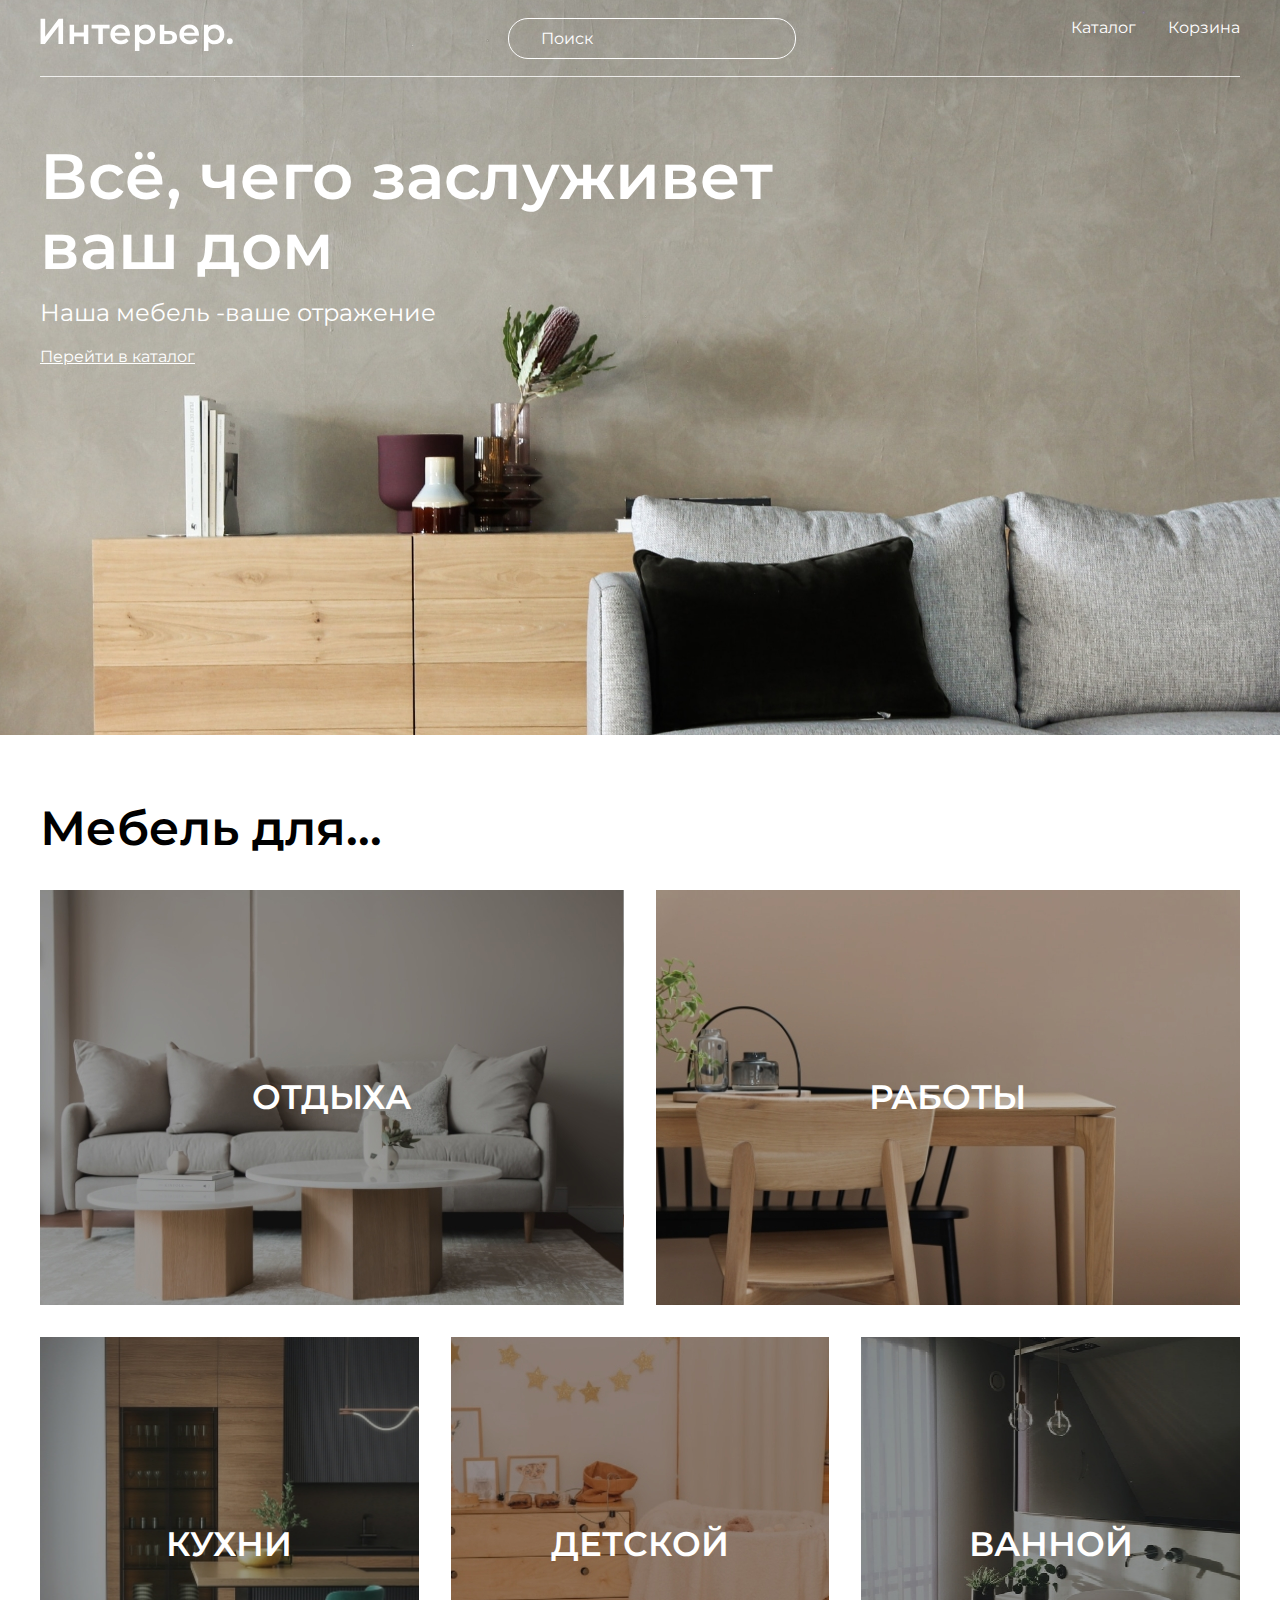
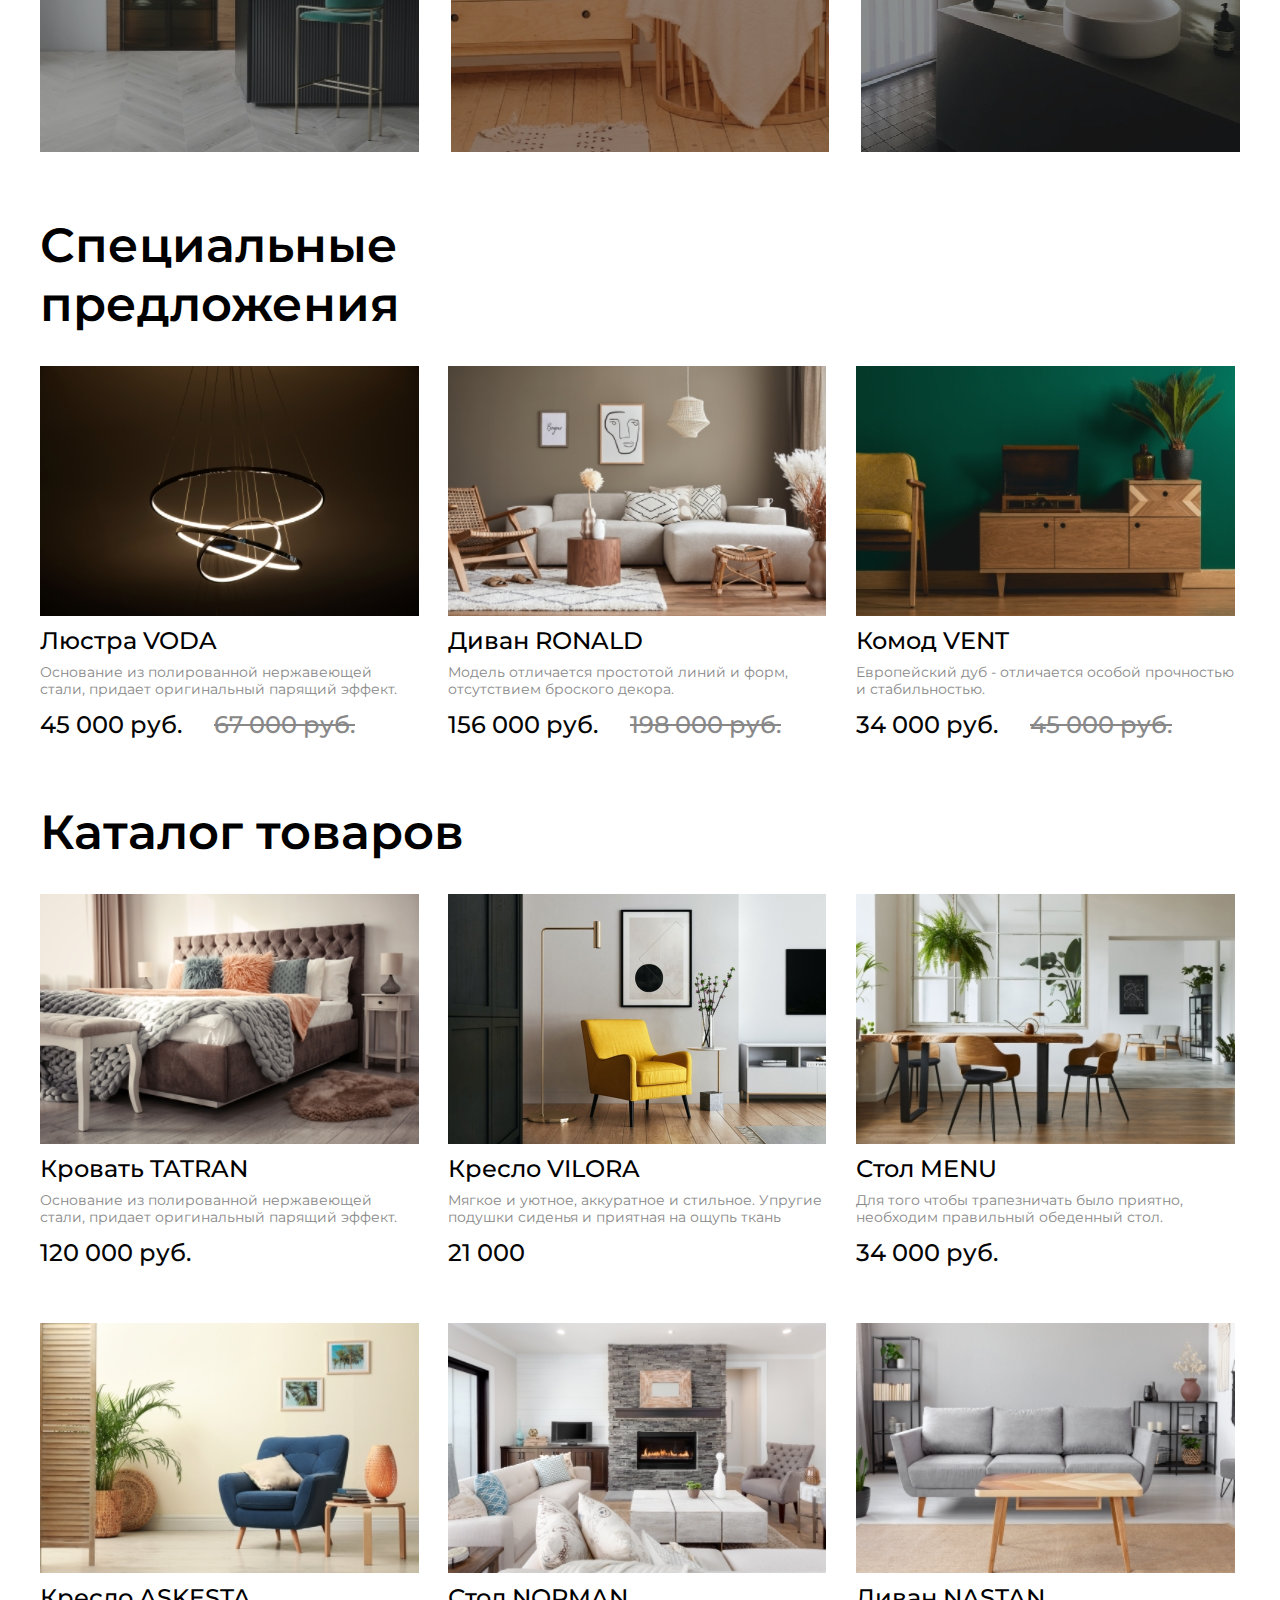
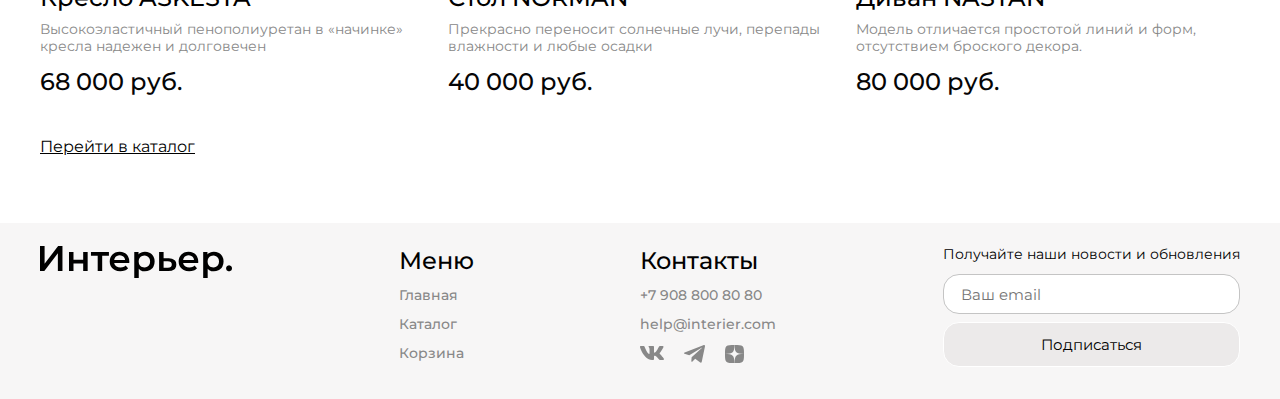
<file: index.html>
<!DOCTYPE html>
<html lang="ru">
  <head>
    <meta charset="UTF-8">
    <meta name="viewport" content="width=device-width, initial-scale=1.0">
    <title>Интернет магазин</title>

    <link rel="stylesheet" href="style.css">

    <link rel="preconnect" href="https://fonts.googleapis.com">
    <link rel="preconnect" href="https://fonts.gstatic.com" crossorigin>
    <link
      href="https://fonts.googleapis.com/css2?family=Montserrat+Alternates:ital,wght@0,100;0,200;0,300;0,400;0,500;0,600;0,700;0,800;0,900;1,100;1,200;1,300;1,400;1,500;1,600;1,700;1,800;1,900&family=Montserrat:ital,wght@0,100..900;1,100..900&display=swap"
      rel="stylesheet">
  </head>
  <body>
    <div class="top center">
      <header class="header">
        <a class="header__img" href="index.html">
          <img class="header__logo-img" src="./images/logo.svg" alt="Логотип"></a>
        <input placeholder="Поиск" class="header__input" type="text">

        <nav class="top-menu">
          <a class="top-menu__link" href="catalog.html">Каталог</a>
          <a class="top-menu__link" href="cart.html">Корзина</a>
        </nav>
<div class="menu-mob">
  <a href="#"><svg width="15.366211" height="15.360107" viewBox="0 0 15.3662 15.3601" fill="none" xmlns="http://www.w3.org/2000/svg" xmlns:xlink="http://www.w3.org/1999/xlink">
	<desc>
			Created with Pixso.
	</desc>
	<defs/>
	<path id="Vector" d="M11.53 10.41C12.52 9.14 12.99 7.54 12.84 5.93C12.68 4.33 11.93 2.84 10.72 1.78C9.51 0.71 7.94 0.15 6.33 0.2C4.72 0.25 3.19 0.91 2.05 2.05C0.91 3.19 0.25 4.72 0.2 6.33C0.15 7.94 0.71 9.51 1.78 10.72C2.85 11.93 4.33 12.68 5.94 12.83C7.54 12.99 9.14 12.52 10.42 11.53L10.45 11.56L13.81 14.92C13.88 15 13.97 15.05 14.07 15.09C14.16 15.13 14.27 15.16 14.37 15.16C14.47 15.16 14.58 15.13 14.67 15.09C14.77 15.05 14.86 15 14.93 14.92C15 14.85 15.06 14.76 15.1 14.67C15.14 14.57 15.16 14.47 15.16 14.36C15.16 14.26 15.14 14.16 15.1 14.06C15.06 13.96 15 13.88 14.93 13.8L11.57 10.44C11.56 10.43 11.55 10.42 11.53 10.41ZM9.89 3.17C10.34 3.61 10.69 4.13 10.94 4.71C11.18 5.29 11.31 5.91 11.31 6.53C11.31 7.16 11.19 7.78 10.95 8.36C10.71 8.94 10.36 9.47 9.92 9.91C9.47 10.36 8.95 10.71 8.37 10.95C7.79 11.18 7.17 11.31 6.54 11.3C5.91 11.3 5.29 11.17 4.72 10.93C4.14 10.69 3.61 10.33 3.17 9.88C2.29 8.99 1.8 7.79 1.81 6.53C1.81 5.28 2.31 4.08 3.2 3.19C4.09 2.31 5.29 1.81 6.54 1.8C7.79 1.8 9 2.29 9.89 3.17Z" fill="#FFFFFF" fill-opacity="1.000000" fill-rule="evenodd"/>
	<path id="Vector" d="M13.04 7.14Q13.09 6.54 13.03 5.92Q12.98 5.3 12.81 4.71Q12.63 4.12 12.35 3.56Q12.07 3.01 11.69 2.53Q11.32 2.04 10.85 1.63Q10.38 1.22 9.86 0.91Q9.33 0.59 8.75 0.38Q8.16 0.17 7.55 0.07Q6.95 -0.02 6.33 0Q5.7 0.02 5.11 0.15Q4.51 0.28 3.94 0.53Q3.37 0.78 2.86 1.12Q2.35 1.47 1.91 1.91Q1.47 2.35 1.13 2.85Q0.78 3.36 0.53 3.93Q0.29 4.5 0.15 5.1Q0.02 5.7 0 6.32Q-0.02 6.95 0.07 7.55Q0.17 8.16 0.38 8.74Q0.59 9.33 0.9 9.86Q1.22 10.38 1.63 10.85Q2.04 11.32 2.53 11.69Q3.01 12.07 3.57 12.35Q4.12 12.63 4.71 12.81Q5.3 12.98 5.92 13.03Q6.54 13.09 7.15 13.03Q7.76 12.98 8.36 12.8Q8.96 12.63 9.5 12.35Q9.97 12.11 10.4 11.79L13.67 15.06Q13.74 15.13 13.82 15.19Q13.9 15.24 13.99 15.28Q14.08 15.32 14.18 15.34Q14.27 15.36 14.37 15.36Q14.47 15.36 14.56 15.34Q14.66 15.32 14.75 15.28Q14.84 15.24 14.92 15.19Q15 15.13 15.07 15.06Q15.14 14.99 15.19 14.91Q15.25 14.83 15.29 14.74Q15.32 14.65 15.34 14.56Q15.36 14.46 15.36 14.36Q15.36 14.26 15.34 14.17Q15.32 14.07 15.29 13.98Q15.25 13.89 15.19 13.81Q15.14 13.73 15.07 13.66L11.8 10.39Q12.11 9.96 12.35 9.5Q12.63 8.95 12.8 8.35Q12.98 7.75 13.04 7.14ZM11.53 10.41C12.52 9.14 12.99 7.54 12.84 5.93C12.68 4.33 11.93 2.84 10.72 1.78C9.51 0.71 7.94 0.15 6.33 0.2C4.72 0.25 3.19 0.91 2.05 2.05C0.91 3.19 0.25 4.72 0.2 6.33C0.15 7.94 0.71 9.51 1.78 10.72C2.85 11.93 4.33 12.68 5.94 12.83C7.54 12.99 9.14 12.52 10.42 11.53L10.45 11.56L13.81 14.92C13.88 15 13.97 15.05 14.07 15.09C14.16 15.13 14.27 15.16 14.37 15.16C14.47 15.16 14.58 15.13 14.67 15.09C14.77 15.05 14.86 15 14.93 14.92C15 14.85 15.06 14.76 15.1 14.67C15.14 14.57 15.16 14.47 15.16 14.36C15.16 14.26 15.14 14.16 15.1 14.06C15.06 13.96 15 13.88 14.93 13.8L11.57 10.44C11.56 10.43 11.55 10.42 11.53 10.41ZM9.89 3.17C10.34 3.61 10.69 4.13 10.94 4.71C11.18 5.29 11.31 5.91 11.31 6.53C11.31 7.16 11.19 7.78 10.95 8.36C10.71 8.94 10.36 9.47 9.92 9.91C9.47 10.36 8.95 10.71 8.37 10.95C7.79 11.18 7.17 11.31 6.54 11.3C5.91 11.3 5.29 11.17 4.72 10.93C4.14 10.69 3.61 10.33 3.17 9.88C2.29 8.99 1.8 7.79 1.81 6.53C1.81 5.28 2.31 4.08 3.2 3.19C4.09 2.31 5.29 1.81 6.54 1.8C7.79 1.8 9 2.29 9.89 3.17ZM10.33 4Q10.58 4.37 10.75 4.79Q10.93 5.21 11.02 5.64Q11.11 6.08 11.11 6.54Q11.11 6.99 11.03 7.43Q10.94 7.87 10.77 8.29Q10.59 8.71 10.35 9.08Q10.1 9.45 9.78 9.77Q9.46 10.09 9.08 10.34Q8.71 10.59 8.29 10.76Q7.87 10.93 7.43 11.02Q7 11.11 6.54 11.1Q6.09 11.1 5.65 11.01Q5.21 10.92 4.79 10.75Q4.37 10.57 4 10.32Q3.64 10.07 3.32 9.74Q3 9.42 2.76 9.05Q2.52 8.69 2.35 8.27Q2.18 7.85 2.09 7.42Q2.01 6.99 2.01 6.54Q2.01 6.08 2.1 5.65Q2.19 5.22 2.36 4.8Q2.53 4.39 2.78 4.02Q3.02 3.65 3.34 3.34Q3.66 3.02 4.03 2.77Q4.39 2.53 4.81 2.35Q5.23 2.18 5.66 2.09Q6.09 2.01 6.54 2Q6.99 2 7.42 2.09Q7.86 2.17 8.28 2.34Q8.69 2.51 9.06 2.75Q9.43 2.99 9.75 3.31Q10.07 3.63 10.33 4Z" fill="#FFFFFF" fill-opacity="1.000000" fill-rule="evenodd"/>
</svg>
</a>
  <a href="catalog.html"><svg width="19.199463" height="19.199951" viewBox="0 0 19.1995 19.2" fill="none" xmlns="http://www.w3.org/2000/svg" xmlns:xlink="http://www.w3.org/1999/xlink">
	<desc>
			Created with Pixso.
	</desc>
	<defs/>
	<rect id="Rectangle46" width="4.571429" height="4.571429" fill="#FFFFFF" fill-opacity="1.000000"/>
	<rect id="Rectangle41" y="7.314209" width="4.571429" height="4.571429" fill="#FFFFFF" fill-opacity="1.000000"/>
	<rect id="Rectangle47" y="14.628540" width="4.571429" height="4.571428" fill="#FFFFFF" fill-opacity="1.000000"/>
	<rect id="Rectangle48" x="7.313477" y="7.314209" width="4.571429" height="4.571429" fill="#FFFFFF" fill-opacity="1.000000"/>
	<rect id="Rectangle45" x="7.313477" y="14.628540" width="4.571429" height="4.571428" fill="#FFFFFF" fill-opacity="1.000000"/>
	<rect id="Rectangle49" x="7.313477" width="4.571429" height="4.571429" fill="#FFFFFF" fill-opacity="1.000000"/>
	<rect id="Rectangle42" x="14.627930" y="7.314209" width="4.571428" height="4.571429" fill="#FFFFFF" fill-opacity="1.000000"/>
	<rect id="Rectangle44" x="14.627930" y="14.628540" width="4.571428" height="4.571428" fill="#FFFFFF" fill-opacity="1.000000"/>
	<rect id="Rectangle43" x="14.627930" width="4.571428" height="4.571429" fill="#FFFFFF" fill-opacity="1.000000"/>
</svg>
</a>
  <a href="cart.html"><svg width="25.000000" height="25.000000" viewBox="0 0 25 25" fill="none" xmlns="http://www.w3.org/2000/svg" xmlns:xlink="http://www.w3.org/1999/xlink">
	<desc>
			Created with Pixso.
	</desc>
	<defs>
		<clipPath id="clip310_618">
			<rect id="jam:shopping-cart" rx="0.000000" width="24.000000" height="24.000000" transform="matrix(-1 0 0 1 25.5 0.5)" fill="white" fill-opacity="0"/>
		</clipPath>
	</defs>
	<rect id="jam:shopping-cart" rx="0.000000" width="24.000000" height="24.000000" transform="matrix(-1 0 0 1 25.5 0.5)" fill="#FFFFFF" fill-opacity="0"/>
	<g clip-path="url(#clip310_618)">
		<path id="Vector" d="M14.58 20.83C15.13 20.83 15.66 20.61 16.05 20.22C16.44 19.83 16.66 19.3 16.66 18.75C16.66 18.19 16.44 17.66 16.05 17.27C15.66 16.88 15.13 16.66 14.58 16.66C14.03 16.66 13.5 16.88 13.11 17.27C12.71 17.66 12.5 18.19 12.5 18.75C12.5 19.3 12.71 19.83 13.11 20.22C13.5 20.61 14.03 20.83 14.58 20.83ZM7.29 20.83C7.84 20.83 8.37 20.61 8.76 20.22C9.15 19.83 9.37 19.3 9.37 18.75C9.37 18.19 9.15 17.66 8.76 17.27C8.37 16.88 7.84 16.66 7.29 16.66C6.73 16.66 6.2 16.88 5.81 17.27C5.42 17.66 5.2 18.19 5.2 18.75C5.2 19.3 5.42 19.83 5.81 20.22C6.2 20.61 6.73 20.83 7.29 20.83ZM20.87 6.16C21.13 6.16 21.37 6.05 21.56 5.86C21.74 5.67 21.84 5.42 21.84 5.16C21.84 4.9 21.74 4.65 21.56 4.47C21.37 4.28 21.13 4.17 20.87 4.16L19.67 4.16C18.73 4.16 17.92 4.81 17.71 5.73L16.41 11.61C16.2 12.52 15.39 13.18 14.45 13.18L6.63 13.18L5.12 7.17L14.86 7.17C15.12 7.15 15.36 7.04 15.54 6.86C15.72 6.67 15.82 6.42 15.82 6.16C15.82 5.91 15.72 5.66 15.54 5.47C15.36 5.29 15.12 5.18 14.86 5.16L5.12 5.16C4.82 5.16 4.52 5.23 4.25 5.37C3.97 5.5 3.73 5.69 3.54 5.93C3.36 6.17 3.23 6.45 3.16 6.75C3.1 7.05 3.11 7.36 3.18 7.65L4.68 13.66C4.79 14.1 5.04 14.48 5.39 14.76C5.75 15.03 6.18 15.18 6.63 15.18L14.45 15.18C15.36 15.18 16.25 14.87 16.96 14.3C17.67 13.73 18.17 12.93 18.36 12.04L19.67 6.16L20.87 6.16Z" fill="#FFFFFF" fill-opacity="1.000000" fill-rule="nonzero"/>
	</g>
</svg>
</a>
</div>

      </header>

      <section class="top-title">
        <div class="top__box">
          <h1 class="top-title__title">
            Всё, чего заслуживет ваш дом
          </h1>
          <p class="top-title__text">Наша мебель -ваше отражение</p>
          <a class="top-title__link" href="catalog.html">Перейти в каталог</a>
        </div>
      </section>
    </div>

    <div class="for-box center">
      <h2 class="heading">Мебель для...</h2>
      <div class="for">
        <div class="for__item for__item_1 for__item_big">ОТДЫХА</div>
        <div class="for__item for__item_2 for__item_big">РАБОТЫ</div>
        <div class="for__item for__item_3">КУХНИ</div>
        <div class="for__item for__item_4">ДЕТСКОЙ</div>
        <div class="for__item for__item_5">ВАННОЙ</div>
      </div>
    </div>

    <section class="product-box center">
      <h2 class="heading">Специальные предложения</h2>

      <div class="product-content">
        <article class="product">
          <img class="product__img" src="images/voda.jpeg" alt="product">
          <h3 class="product__name">Люстра VODA</h3>
          <p class="product__text">
            Основание из полированной нержавеющей стали, придает оригинальный
            парящий эффект.
          </p>
          <div class="product-box__price">
            <p class="product__price">45 000 руб.</p>
            <p class="product__price product__price--sale">67 000 руб.</p>
          </div>
        </article>

        <article class="product">
          <img class="product__img" src="images/ronald.jpeg" alt="ronald">
          <h3 class="product__name">Диван RONALD</h3>
          <p class="product__text">
            Модель отличается простотой линий и форм, отсутствием броского
            декора.
          </p>
          <div class="product-box__price">
            <p class="product__price">156 000 руб.</p>
            <p class="product__price product__price--sale">198 000 руб.</p>
          </div>
        </article>

        <article class="product">
          <img class="product__img" src="images/vent.jpeg" alt="vent">
          <h3 class="product__name">Комод VENT</h3>
          <p class="product__text">
            Европейский дуб - отличается особой прочностью и стабильностью.
          </p>
          <div class="product-box__price">
            <p class="product__price">34 000 руб.</p>
            <p class="product__price product__price--sale">45 000 руб.</p>
          </div>
        </article>
      </div>
    </section>

    <div class="product-box center">
      <h2 class="heading">Каталог товаров</h2>

      <div class="product-content">
        <article class="product">
          <img class="product__img" src="images/tatran.jpeg" alt="tatran">
          <h3 class="product__name">Кровать TATRAN</h3>
          <p class="product__text">
            Основание из полированной нержавеющей стали, придает оригинальный
            парящий эффект.
          </p>
          <p class="product__price">120 000 руб.</p>
        </article>

        <article class="product">
          <img class="product__img" src="./images/product1.jpg" alt="">
          <h3 class="product__name">Кресло VILORA</h3>
          <p class="product__text">
            Мягкое и уютное, аккуратное и стильное. Упругие подушки сиденья и
            приятная на ощупь ткань
          </p>
          <p class="product__price">21 000</p>
        </article>

        <article class="product">
          <img class="product__img" src="images/menu.jpeg" alt="table menu">
          <h3 class="product__name">Стол MENU</h3>
          <p class="product__text">
            Для того чтобы трапезничать было приятно, необходим правильный
            обеденный стол.
          </p>
          <p class="product__price">34 000 руб.</p>
        </article>

        <article class="product">
          <img class="product__img" src="images/askesta.jpeg" alt="askesta">
          <h3 class="product__name">Кресло ASKESTA</h3>
          <p class="product__text">
            Высокоэластичный пенополиуретан в «начинке» кресла надежен и
            долговечен
          </p>
          <p class="product__price">68 000 руб.</p>
        </article>

        <article class="product">
          <img class="product__img" src="images/norman.jpeg" alt="norman">
          <h3 class="product__name">Стол NORMAN</h3>
          <p class="product__text">
            Прекрасно переносит солнечные лучи, перепады влажности и любые
            осадки
          </p>
          <p class="product__price">40 000 руб.</p>
        </article>

        <article class="product">
          <img class="product__img" src="images/nastan.jpeg" alt="nastan">
          <h3 class="product__name">Диван NASTAN</h3>
          <p class="product__text">
            Модель отличается простотой линий и форм, отсутствием броского
            декора.
          </p>
          <p class="product__price">80 000 руб.</p>
        </article>
      </div>
    </div>

    <div class="catalog-link center">
      <a class="catalog-link__item" href="catalog.html">Перейти в каталог</a>
    </div>

    <footer class="footer center">
        <a class="footer__img" href="index.html"> <img src="images/Logof.svg" alt=""></a>
      <div class="footer__item">
        <h4 class="footer__item-menu">Меню</h4>

        <nav class="footer-menu">
          <a class="footer-menu__link" href="index.html">Главная </a>
          <a class="footer-menu__link" href="catalog.html">Каталог</a>
          <a class="footer-menu__link" href="cart.html">Корзина</a>
        </nav>
      </div>

      <div class="footer__item">
        <h4 class="footer__item-title">Контакты</h4>

        <div class="footer-contact">
          <a class="footer-contact__link" href="mailto:help@interier.com">+7 908 800 80 80</a>
          <a class="footer-contact__link" href="help@interier.com">help@interier.com</a>
        </div>
                        <div class="icons">
          <a target="_blank" href="https://m.vk.com/"><svg class="icon-hover" width="24.000488" height="14.000000" viewBox="0 0 24.0005 14" fill="none" xmlns="http://www.w3.org/2000/svg" xmlns:xlink="http://www.w3.org/1999/xlink">
	<desc>
	</desc>
	<defs/>
	<path id="Vector" d="M23.45 0.94C23.61 0.4 23.45 0 22.65 0L20.02 0C19.36 0 19.05 0.34 18.88 0.72C18.88 0.72 17.55 3.92 15.66 6C15.04 6.6 14.77 6.79 14.43 6.79C14.27 6.79 14.01 6.6 14.01 6.05L14.01 0.94C14.01 0.29 13.83 0 13.27 0L9.15 0C8.73 0 8.48 0.3 8.48 0.59C8.48 1.21 9.42 1.35 9.52 3.1L9.52 6.9C9.52 7.73 9.37 7.88 9.03 7.88C8.14 7.88 5.98 4.67 4.69 1C4.45 0.28 4.19 0 3.52 0L0.89 0C0.14 0 0 0.34 0 0.72C0 1.41 0.89 4.8 4.14 9.28C6.31 12.34 9.37 14 12.15 14C13.82 14 14.02 13.63 14.02 12.99L14.02 10.68C14.02 9.94 14.18 9.8 14.71 9.8C15.1 9.8 15.77 9.99 17.33 11.46C19.1 13.21 19.4 14 20.4 14L23.02 14C23.77 14 24.15 13.63 23.93 12.9C23.7 12.18 22.85 11.12 21.72 9.88C21.11 9.17 20.19 8.4 19.91 8.02C19.52 7.53 19.63 7.31 19.91 6.87C19.91 6.87 23.11 2.45 23.44 0.94L23.45 0.94Z" fill="#888888" fill-opacity="1.000000" fill-rule="evenodd"/>
</svg>
</a>
          <a target="_blank" href="https://web.telegram.org/"><svg class="icon-hover" width="21.000000" height="17.675659" viewBox="0 0 21 17.6757" fill="none" xmlns="http://www.w3.org/2000/svg" xmlns:xlink="http://www.w3.org/1999/xlink">
	<desc>
	</desc>
	<defs/>
	<path id="Vector" d="M19.29 0.2L0.68 7.41C-0.06 7.74 -0.32 8.42 0.5 8.78L5.28 10.31L16.82 3.14C17.45 2.69 18.09 2.81 17.54 3.3L7.63 12.32L7.31 16.14C7.6 16.73 8.13 16.73 8.47 16.44L11.21 13.83L15.91 17.37C17 18.02 17.59 17.6 17.83 16.41L20.91 1.74C21.23 0.28 20.68 -0.37 19.29 0.2Z" fill="#888888" fill-opacity="1.000000" fill-rule="nonzero"/>
</svg>
</a>
  <a target="_blank" href="https://dzen.ru/"><svg class="icon-hover" width="19.000000" height="18.000000" viewBox="0 0 19 18" fill="none" xmlns="http://www.w3.org/2000/svg" xmlns:xlink="http://www.w3.org/1999/xlink">
	<desc>
	</desc>
	<defs/>
	<path id="Vector" d="M11.33 10.73C9.83 12.19 9.73 14.01 9.6 18C13.52 18 16.23 17.98 17.62 16.7C18.98 15.37 19 12.68 19 9.09C14.79 9.22 12.87 9.32 11.33 10.73ZM0 9.09C0 12.68 0.01 15.37 1.37 16.7C2.76 17.98 5.47 18 9.39 18C9.26 14.01 9.16 12.19 7.66 10.73C6.12 9.32 4.2 9.21 0 9.09ZM9.39 0C5.48 0 2.76 0.01 1.37 1.29C0.01 2.62 0 5.31 0 8.9C4.2 8.77 6.12 8.67 7.66 7.26C9.16 5.8 9.26 3.98 9.39 0ZM11.33 7.26C9.83 5.8 9.73 3.98 9.6 0C13.52 0 16.23 0.01 17.62 1.29C18.98 2.62 19 5.31 19 8.9C14.79 8.77 12.87 8.67 11.33 7.26Z" fill="#888888" fill-opacity="1.000000" fill-rule="nonzero"/>
</svg>
</a>
        </div>
      </div>

      <div class="footer__form">
        <form class="footer__form-form">
          <p class="footer__form-pnew">Получайте наши новости и обновления</p>
          <input
            type="email"
            placeholder="Ваш email"
            class="footer__form-input">
          <button class="btn" type="submit">Подписаться</button>
          </form>
          </div>
    </footer>
  </body>
</html>
</file>
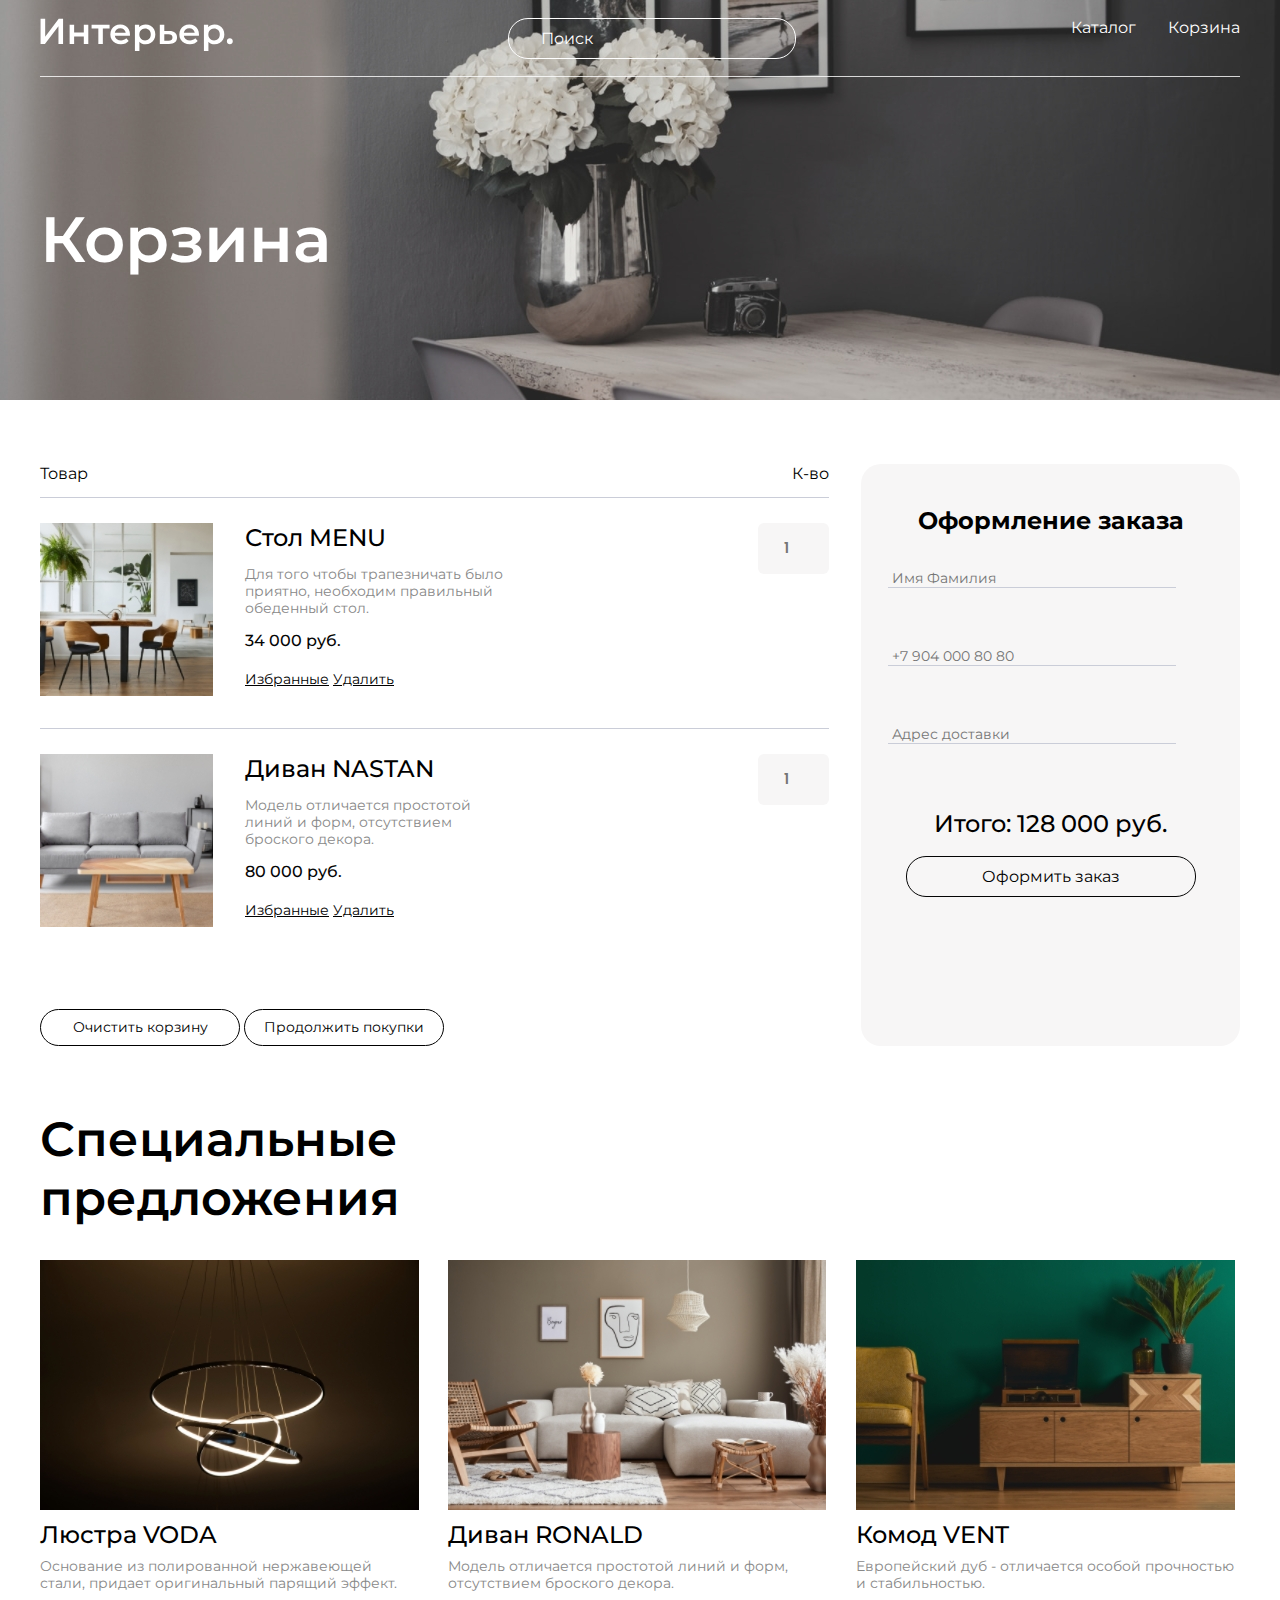
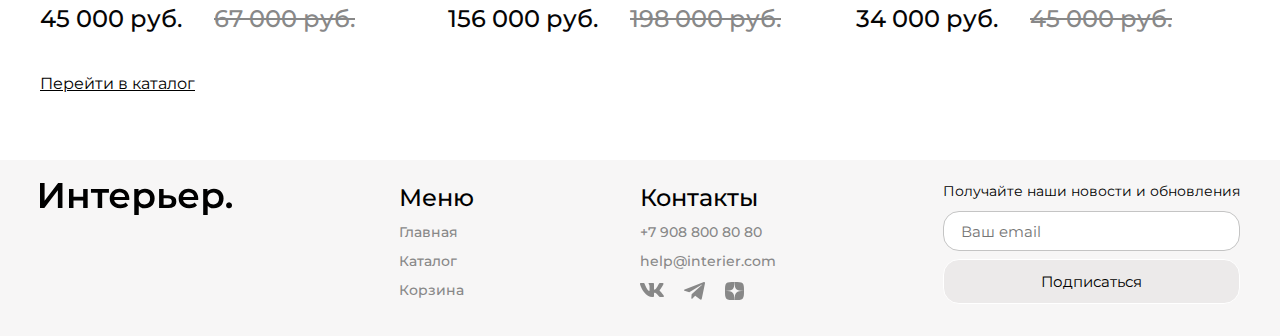
<file: cart.html>
<!DOCTYPE html>
<html lang="ru">
  <head>
    <meta charset="UTF-8">
    <meta name="viewport" content="width=device-width, initial-scale=1.0">
    <title>Интернет магазин</title>

    <link rel="stylesheet" href="style.css">

    <link rel="preconnect" href="https://fonts.googleapis.com">
    <link rel="preconnect" href="https://fonts.gstatic.com" crossorigin>
    <link
      href="https://fonts.googleapis.com/css2?family=Montserrat+Alternates:ital,wght@0,100;0,200;0,300;0,400;0,500;0,600;0,700;0,800;0,900;1,100;1,200;1,300;1,400;1,500;1,600;1,700;1,800;1,900&family=Montserrat:ital,wght@0,100..900;1,100..900&display=swap"
      rel="stylesheet">

      <link rel="preconnect" href="https://fonts.googleapis.com">
<link rel="preconnect" href="https://fonts.gstatic.com" crossorigin>
<link href="https://fonts.googleapis.com/css2?family=Poppins:ital,wght@0,100;0,200;0,300;0,400;0,500;0,600;0,700;0,800;0,900;1,100;1,200;1,300;1,400;1,500;1,600;1,700;1,800;1,900&display=swap" rel="stylesheet">
  </head>
  <body>
    <div class="top-cart center">
      <header class="header">
        <a class="header__img" href="index.html">
          <img src="./images/logo.svg" alt="Логотип"></a>
        <input placeholder="Поиск" class="header__input" type="text">

        <nav class="top-menu">
          <a class="top-menu__link" href="catalog.html">Каталог</a>
          <a class="top-menu__link" href="cart.html">Корзина</a>
        </nav>
<div class="menu-mob">
  <a href="#"><svg width="15.366211" height="15.360107" viewBox="0 0 15.3662 15.3601" fill="none" xmlns="http://www.w3.org/2000/svg" xmlns:xlink="http://www.w3.org/1999/xlink">
	<desc>
			Created with Pixso.
	</desc>
	<defs/>
	<path id="Vector" d="M11.53 10.41C12.52 9.14 12.99 7.54 12.84 5.93C12.68 4.33 11.93 2.84 10.72 1.78C9.51 0.71 7.94 0.15 6.33 0.2C4.72 0.25 3.19 0.91 2.05 2.05C0.91 3.19 0.25 4.72 0.2 6.33C0.15 7.94 0.71 9.51 1.78 10.72C2.85 11.93 4.33 12.68 5.94 12.83C7.54 12.99 9.14 12.52 10.42 11.53L10.45 11.56L13.81 14.92C13.88 15 13.97 15.05 14.07 15.09C14.16 15.13 14.27 15.16 14.37 15.16C14.47 15.16 14.58 15.13 14.67 15.09C14.77 15.05 14.86 15 14.93 14.92C15 14.85 15.06 14.76 15.1 14.67C15.14 14.57 15.16 14.47 15.16 14.36C15.16 14.26 15.14 14.16 15.1 14.06C15.06 13.96 15 13.88 14.93 13.8L11.57 10.44C11.56 10.43 11.55 10.42 11.53 10.41ZM9.89 3.17C10.34 3.61 10.69 4.13 10.94 4.71C11.18 5.29 11.31 5.91 11.31 6.53C11.31 7.16 11.19 7.78 10.95 8.36C10.71 8.94 10.36 9.47 9.92 9.91C9.47 10.36 8.95 10.71 8.37 10.95C7.79 11.18 7.17 11.31 6.54 11.3C5.91 11.3 5.29 11.17 4.72 10.93C4.14 10.69 3.61 10.33 3.17 9.88C2.29 8.99 1.8 7.79 1.81 6.53C1.81 5.28 2.31 4.08 3.2 3.19C4.09 2.31 5.29 1.81 6.54 1.8C7.79 1.8 9 2.29 9.89 3.17Z" fill="#FFFFFF" fill-opacity="1.000000" fill-rule="evenodd"/>
	<path id="Vector" d="M13.04 7.14Q13.09 6.54 13.03 5.92Q12.98 5.3 12.81 4.71Q12.63 4.12 12.35 3.56Q12.07 3.01 11.69 2.53Q11.32 2.04 10.85 1.63Q10.38 1.22 9.86 0.91Q9.33 0.59 8.75 0.38Q8.16 0.17 7.55 0.07Q6.95 -0.02 6.33 0Q5.7 0.02 5.11 0.15Q4.51 0.28 3.94 0.53Q3.37 0.78 2.86 1.12Q2.35 1.47 1.91 1.91Q1.47 2.35 1.13 2.85Q0.78 3.36 0.53 3.93Q0.29 4.5 0.15 5.1Q0.02 5.7 0 6.32Q-0.02 6.95 0.07 7.55Q0.17 8.16 0.38 8.74Q0.59 9.33 0.9 9.86Q1.22 10.38 1.63 10.85Q2.04 11.32 2.53 11.69Q3.01 12.07 3.57 12.35Q4.12 12.63 4.71 12.81Q5.3 12.98 5.92 13.03Q6.54 13.09 7.15 13.03Q7.76 12.98 8.36 12.8Q8.96 12.63 9.5 12.35Q9.97 12.11 10.4 11.79L13.67 15.06Q13.74 15.13 13.82 15.19Q13.9 15.24 13.99 15.28Q14.08 15.32 14.18 15.34Q14.27 15.36 14.37 15.36Q14.47 15.36 14.56 15.34Q14.66 15.32 14.75 15.28Q14.84 15.24 14.92 15.19Q15 15.13 15.07 15.06Q15.14 14.99 15.19 14.91Q15.25 14.83 15.29 14.74Q15.32 14.65 15.34 14.56Q15.36 14.46 15.36 14.36Q15.36 14.26 15.34 14.17Q15.32 14.07 15.29 13.98Q15.25 13.89 15.19 13.81Q15.14 13.73 15.07 13.66L11.8 10.39Q12.11 9.96 12.35 9.5Q12.63 8.95 12.8 8.35Q12.98 7.75 13.04 7.14ZM11.53 10.41C12.52 9.14 12.99 7.54 12.84 5.93C12.68 4.33 11.93 2.84 10.72 1.78C9.51 0.71 7.94 0.15 6.33 0.2C4.72 0.25 3.19 0.91 2.05 2.05C0.91 3.19 0.25 4.72 0.2 6.33C0.15 7.94 0.71 9.51 1.78 10.72C2.85 11.93 4.33 12.68 5.94 12.83C7.54 12.99 9.14 12.52 10.42 11.53L10.45 11.56L13.81 14.92C13.88 15 13.97 15.05 14.07 15.09C14.16 15.13 14.27 15.16 14.37 15.16C14.47 15.16 14.58 15.13 14.67 15.09C14.77 15.05 14.86 15 14.93 14.92C15 14.85 15.06 14.76 15.1 14.67C15.14 14.57 15.16 14.47 15.16 14.36C15.16 14.26 15.14 14.16 15.1 14.06C15.06 13.96 15 13.88 14.93 13.8L11.57 10.44C11.56 10.43 11.55 10.42 11.53 10.41ZM9.89 3.17C10.34 3.61 10.69 4.13 10.94 4.71C11.18 5.29 11.31 5.91 11.31 6.53C11.31 7.16 11.19 7.78 10.95 8.36C10.71 8.94 10.36 9.47 9.92 9.91C9.47 10.36 8.95 10.71 8.37 10.95C7.79 11.18 7.17 11.31 6.54 11.3C5.91 11.3 5.29 11.17 4.72 10.93C4.14 10.69 3.61 10.33 3.17 9.88C2.29 8.99 1.8 7.79 1.81 6.53C1.81 5.28 2.31 4.08 3.2 3.19C4.09 2.31 5.29 1.81 6.54 1.8C7.79 1.8 9 2.29 9.89 3.17ZM10.33 4Q10.58 4.37 10.75 4.79Q10.93 5.21 11.02 5.64Q11.11 6.08 11.11 6.54Q11.11 6.99 11.03 7.43Q10.94 7.87 10.77 8.29Q10.59 8.71 10.35 9.08Q10.1 9.45 9.78 9.77Q9.46 10.09 9.08 10.34Q8.71 10.59 8.29 10.76Q7.87 10.93 7.43 11.02Q7 11.11 6.54 11.1Q6.09 11.1 5.65 11.01Q5.21 10.92 4.79 10.75Q4.37 10.57 4 10.32Q3.64 10.07 3.32 9.74Q3 9.42 2.76 9.05Q2.52 8.69 2.35 8.27Q2.18 7.85 2.09 7.42Q2.01 6.99 2.01 6.54Q2.01 6.08 2.1 5.65Q2.19 5.22 2.36 4.8Q2.53 4.39 2.78 4.02Q3.02 3.65 3.34 3.34Q3.66 3.02 4.03 2.77Q4.39 2.53 4.81 2.35Q5.23 2.18 5.66 2.09Q6.09 2.01 6.54 2Q6.99 2 7.42 2.09Q7.86 2.17 8.28 2.34Q8.69 2.51 9.06 2.75Q9.43 2.99 9.75 3.31Q10.07 3.63 10.33 4Z" fill="#FFFFFF" fill-opacity="1.000000" fill-rule="evenodd"/>
</svg>
</a>
  <a href="catalog.html"><svg width="19.199463" height="19.199951" viewBox="0 0 19.1995 19.2" fill="none" xmlns="http://www.w3.org/2000/svg" xmlns:xlink="http://www.w3.org/1999/xlink">
	<desc>
			Created with Pixso.
	</desc>
	<defs/>
	<rect id="Rectangle46" width="4.571429" height="4.571429" fill="#FFFFFF" fill-opacity="1.000000"/>
	<rect id="Rectangle41" y="7.314209" width="4.571429" height="4.571429" fill="#FFFFFF" fill-opacity="1.000000"/>
	<rect id="Rectangle47" y="14.628540" width="4.571429" height="4.571428" fill="#FFFFFF" fill-opacity="1.000000"/>
	<rect id="Rectangle48" x="7.313477" y="7.314209" width="4.571429" height="4.571429" fill="#FFFFFF" fill-opacity="1.000000"/>
	<rect id="Rectangle45" x="7.313477" y="14.628540" width="4.571429" height="4.571428" fill="#FFFFFF" fill-opacity="1.000000"/>
	<rect id="Rectangle49" x="7.313477" width="4.571429" height="4.571429" fill="#FFFFFF" fill-opacity="1.000000"/>
	<rect id="Rectangle42" x="14.627930" y="7.314209" width="4.571428" height="4.571429" fill="#FFFFFF" fill-opacity="1.000000"/>
	<rect id="Rectangle44" x="14.627930" y="14.628540" width="4.571428" height="4.571428" fill="#FFFFFF" fill-opacity="1.000000"/>
	<rect id="Rectangle43" x="14.627930" width="4.571428" height="4.571429" fill="#FFFFFF" fill-opacity="1.000000"/>
</svg>
</a>
  <a href="cart.html"><svg width="25.000000" height="25.000000" viewBox="0 0 25 25" fill="none" xmlns="http://www.w3.org/2000/svg" xmlns:xlink="http://www.w3.org/1999/xlink">
	<desc>
			Created with Pixso.
	</desc>
	<defs>
		<clipPath id="clip310_618">
			<rect id="jam:shopping-cart" rx="0.000000" width="24.000000" height="24.000000" transform="matrix(-1 0 0 1 25.5 0.5)" fill="white" fill-opacity="0"/>
		</clipPath>
	</defs>
	<rect id="jam:shopping-cart" rx="0.000000" width="24.000000" height="24.000000" transform="matrix(-1 0 0 1 25.5 0.5)" fill="#FFFFFF" fill-opacity="0"/>
	<g clip-path="url(#clip310_618)">
		<path id="Vector" d="M14.58 20.83C15.13 20.83 15.66 20.61 16.05 20.22C16.44 19.83 16.66 19.3 16.66 18.75C16.66 18.19 16.44 17.66 16.05 17.27C15.66 16.88 15.13 16.66 14.58 16.66C14.03 16.66 13.5 16.88 13.11 17.27C12.71 17.66 12.5 18.19 12.5 18.75C12.5 19.3 12.71 19.83 13.11 20.22C13.5 20.61 14.03 20.83 14.58 20.83ZM7.29 20.83C7.84 20.83 8.37 20.61 8.76 20.22C9.15 19.83 9.37 19.3 9.37 18.75C9.37 18.19 9.15 17.66 8.76 17.27C8.37 16.88 7.84 16.66 7.29 16.66C6.73 16.66 6.2 16.88 5.81 17.27C5.42 17.66 5.2 18.19 5.2 18.75C5.2 19.3 5.42 19.83 5.81 20.22C6.2 20.61 6.73 20.83 7.29 20.83ZM20.87 6.16C21.13 6.16 21.37 6.05 21.56 5.86C21.74 5.67 21.84 5.42 21.84 5.16C21.84 4.9 21.74 4.65 21.56 4.47C21.37 4.28 21.13 4.17 20.87 4.16L19.67 4.16C18.73 4.16 17.92 4.81 17.71 5.73L16.41 11.61C16.2 12.52 15.39 13.18 14.45 13.18L6.63 13.18L5.12 7.17L14.86 7.17C15.12 7.15 15.36 7.04 15.54 6.86C15.72 6.67 15.82 6.42 15.82 6.16C15.82 5.91 15.72 5.66 15.54 5.47C15.36 5.29 15.12 5.18 14.86 5.16L5.12 5.16C4.82 5.16 4.52 5.23 4.25 5.37C3.97 5.5 3.73 5.69 3.54 5.93C3.36 6.17 3.23 6.45 3.16 6.75C3.1 7.05 3.11 7.36 3.18 7.65L4.68 13.66C4.79 14.1 5.04 14.48 5.39 14.76C5.75 15.03 6.18 15.18 6.63 15.18L14.45 15.18C15.36 15.18 16.25 14.87 16.96 14.3C17.67 13.73 18.17 12.93 18.36 12.04L19.67 6.16L20.87 6.16Z" fill="#FFFFFF" fill-opacity="1.000000" fill-rule="nonzero"/>
	</g>
</svg>
</a>
</div>
      </header>
      <h1 class="heading-big">Корзина</h1>
    </div>

    <div class="cart center">
      <div class="cart__content">
        <div class="cart__name-box">
          <p>Товар</p>
          <p>К-во</p>
        </div>
        <div class="cart__item">
          <div class="cart__left">
            <img class="cart__img" src="images/cart1.jpeg" alt="">
            <div class="cart__info">
              <h4 class="cart__heading">Стол MENU</h4>
              <p class="cart__text">
                Для того чтобы трапезничать было приятно, необходим правильный
                обеденный стол.</p>
              <p class="cart__value">34 000 руб.</p>
              <div class="cart__link-box">
                <a class="cart__link" href="#">Избранные</a>
                <a class="cart__link" href="#">Удалить</a>
              </div>
            </div>
          </div>
          <input class="cart__ipt" type="number" placeholder="1" min="1">
</div>
<div class="cart__item">
          <div class="cart__left">
            <img class="cart__img" src="images/cart2.jpeg" alt="">
            <div class="cart__info">
              <h4 class="cart__heading">Диван NASTAN</h4>
              <p class="cart__text">
                Модель отличается простотой линий и форм, отсутствием броского декора.</p>
              <p class="cart__value" >80 000 руб.</p>
              <div class="cart__link-box">
                <a class="cart__link" href="#">Избранные</a>
                <a class="cart__link" href="#">Удалить</a>
              </div>
            </div>
          </div>
          <input class="cart__ipt" type="number" placeholder="1" min="1">
</div>
<div>
  <button class="cart__button">Очистить корзину</button>
  <button class="cart__buttons">Продолжить покупки</button>
</div>

</div>

      <div class="cart__form-cart center">
        <h3 class="cart__form-title">Оформление заказа</h3>
        <div class="cart__form-box">
          <input
            class="cart__form-input"
            placeholder=" Имя Фамилия"
            type="text">
          <input
            class="cart__form-input"
            placeholder=" +7 904 000 80 80"
            type="text">
          <input
            class="cart__form-input"
            placeholder=" Адрес доставки"
            type="text">
</div>
        <div class="cart__price">
        <span>Итого: 128 000 руб.</span>
</div>
        <button class="cart__btn">Оформить заказ</button>
</div>
</div>


    <section class="product-box center">
      <h2 class="heading">Специальные предложения</h2>

      <div class="product-content">
        <article class="product">
          <img class="product__img" src="images/voda.jpeg" alt="product">
          <h3 class="product__name">Люстра VODA</h3>
          <p class="product__text">
            Основание из полированной нержавеющей стали, придает оригинальный
            парящий эффект.
          </p>
          <div class="product-box__price">
            <p class="product__price">45 000 руб.</p>
            <p class="product__price product__price--sale">67 000 руб.</p>
          </div>
        </article>

        <article class="product">
          <img class="product__img" src="images/ronald.jpeg" alt="ronald">
          <h3 class="product__name">Диван RONALD</h3>
          <p class="product__text">
            Модель отличается простотой линий и форм, отсутствием броского
            декора.
          </p>
          <div class="product-box__price">
            <p class="product__price">156 000 руб.</p>
            <p class="product__price product__price--sale">198 000 руб.</p>
          </div>
        </article>

        <article class="product">
          <img class="product__img" src="images/vent.jpeg" alt="vent">
          <h3 class="product__name">Комод VENT</h3>
          <p class="product__text">
            Европейский дуб - отличается особой прочностью и стабильностью.
          </p>
          <div class="product-box__price">
            <p class="product__price">34 000 руб.</p>
            <p class="product__price product__price--sale">45 000 руб.</p>
          </div>
        </article>
      </div>
    </section>

    <div class="catalog-link center">
      <a class="catalog-link__item" href="catalog.html">Перейти в каталог</a>
    </div>

    <footer class="footer center">
      <a class="footer__img" href="index.html"> <img src="images/Logof.svg" alt=""></a>
      <div class="footer__item">
        <h4 class="footer__item-menu">Меню</h4>

        <nav class="footer-menu">
          <a class="footer-menu__link" href="index.html">Главная </a>
          <a class="footer-menu__link" href="catalog.html">Каталог</a>
          <a class="footer-menu__link" href="cart.html">Корзина</a>
        </nav>
      </div>

      <div class="footer__item">
        <h4 class="footer__item-title">Контакты</h4>

        <div class="footer-contact">
          <a class="footer-contact__link" href="tel:79088008080"
            >+7 908 800 80 80</a>
          <a class="footer-contact__link" href="help@interier.com"
            >help@interier.com</a>
        </div>
        <div class="icons">
          <a target="_blank" href="https://m.vk.com/"><svg class="icon-hover" width="24.000488" height="14.000000" viewBox="0 0 24.0005 14" fill="none" xmlns="http://www.w3.org/2000/svg" xmlns:xlink="http://www.w3.org/1999/xlink">
	<desc>
	</desc>
	<defs/>
	<path id="Vector" d="M23.45 0.94C23.61 0.4 23.45 0 22.65 0L20.02 0C19.36 0 19.05 0.34 18.88 0.72C18.88 0.72 17.55 3.92 15.66 6C15.04 6.6 14.77 6.79 14.43 6.79C14.27 6.79 14.01 6.6 14.01 6.05L14.01 0.94C14.01 0.29 13.83 0 13.27 0L9.15 0C8.73 0 8.48 0.3 8.48 0.59C8.48 1.21 9.42 1.35 9.52 3.1L9.52 6.9C9.52 7.73 9.37 7.88 9.03 7.88C8.14 7.88 5.98 4.67 4.69 1C4.45 0.28 4.19 0 3.52 0L0.89 0C0.14 0 0 0.34 0 0.72C0 1.41 0.89 4.8 4.14 9.28C6.31 12.34 9.37 14 12.15 14C13.82 14 14.02 13.63 14.02 12.99L14.02 10.68C14.02 9.94 14.18 9.8 14.71 9.8C15.1 9.8 15.77 9.99 17.33 11.46C19.1 13.21 19.4 14 20.4 14L23.02 14C23.77 14 24.15 13.63 23.93 12.9C23.7 12.18 22.85 11.12 21.72 9.88C21.11 9.17 20.19 8.4 19.91 8.02C19.52 7.53 19.63 7.31 19.91 6.87C19.91 6.87 23.11 2.45 23.44 0.94L23.45 0.94Z" fill="#888888" fill-opacity="1.000000" fill-rule="evenodd"/>
</svg>
</a>
          <a target="_blank" href="https://web.telegram.org/"><svg class="icon-hover" width="21.000000" height="17.675659" viewBox="0 0 21 17.6757" fill="none" xmlns="http://www.w3.org/2000/svg" xmlns:xlink="http://www.w3.org/1999/xlink">
	<desc>
	</desc>
	<defs/>
	<path id="Vector" d="M19.29 0.2L0.68 7.41C-0.06 7.74 -0.32 8.42 0.5 8.78L5.28 10.31L16.82 3.14C17.45 2.69 18.09 2.81 17.54 3.3L7.63 12.32L7.31 16.14C7.6 16.73 8.13 16.73 8.47 16.44L11.21 13.83L15.91 17.37C17 18.02 17.59 17.6 17.83 16.41L20.91 1.74C21.23 0.28 20.68 -0.37 19.29 0.2Z" fill="#888888" fill-opacity="1.000000" fill-rule="nonzero"/>
</svg>
</a>
  <a target="_blank" href="https://dzen.ru/"><svg class="icon-hover" width="19.000000" height="18.000000" viewBox="0 0 19 18" fill="none" xmlns="http://www.w3.org/2000/svg" xmlns:xlink="http://www.w3.org/1999/xlink">
	<desc>
	</desc>
	<defs/>
	<path id="Vector" d="M11.33 10.73C9.83 12.19 9.73 14.01 9.6 18C13.52 18 16.23 17.98 17.62 16.7C18.98 15.37 19 12.68 19 9.09C14.79 9.22 12.87 9.32 11.33 10.73ZM0 9.09C0 12.68 0.01 15.37 1.37 16.7C2.76 17.98 5.47 18 9.39 18C9.26 14.01 9.16 12.19 7.66 10.73C6.12 9.32 4.2 9.21 0 9.09ZM9.39 0C5.48 0 2.76 0.01 1.37 1.29C0.01 2.62 0 5.31 0 8.9C4.2 8.77 6.12 8.67 7.66 7.26C9.16 5.8 9.26 3.98 9.39 0ZM11.33 7.26C9.83 5.8 9.73 3.98 9.6 0C13.52 0 16.23 0.01 17.62 1.29C18.98 2.62 19 5.31 19 8.9C14.79 8.77 12.87 8.67 11.33 7.26Z" fill="#888888" fill-opacity="1.000000" fill-rule="nonzero"/>
</svg>
</a>
        </div>
      </div>

      <div class="footer__form">
        <form class="footer__form-form">
          <p class="footer__form-pnew">Получайте наши новости и обновления</p>
          <input
            type="email"
            placeholder="Ваш email"
            class="footer__form-input">
          <button class="btn" type="submit">Подписаться</button>
        </form>
      </div>
    </footer>
  </body>
</html>
</file>
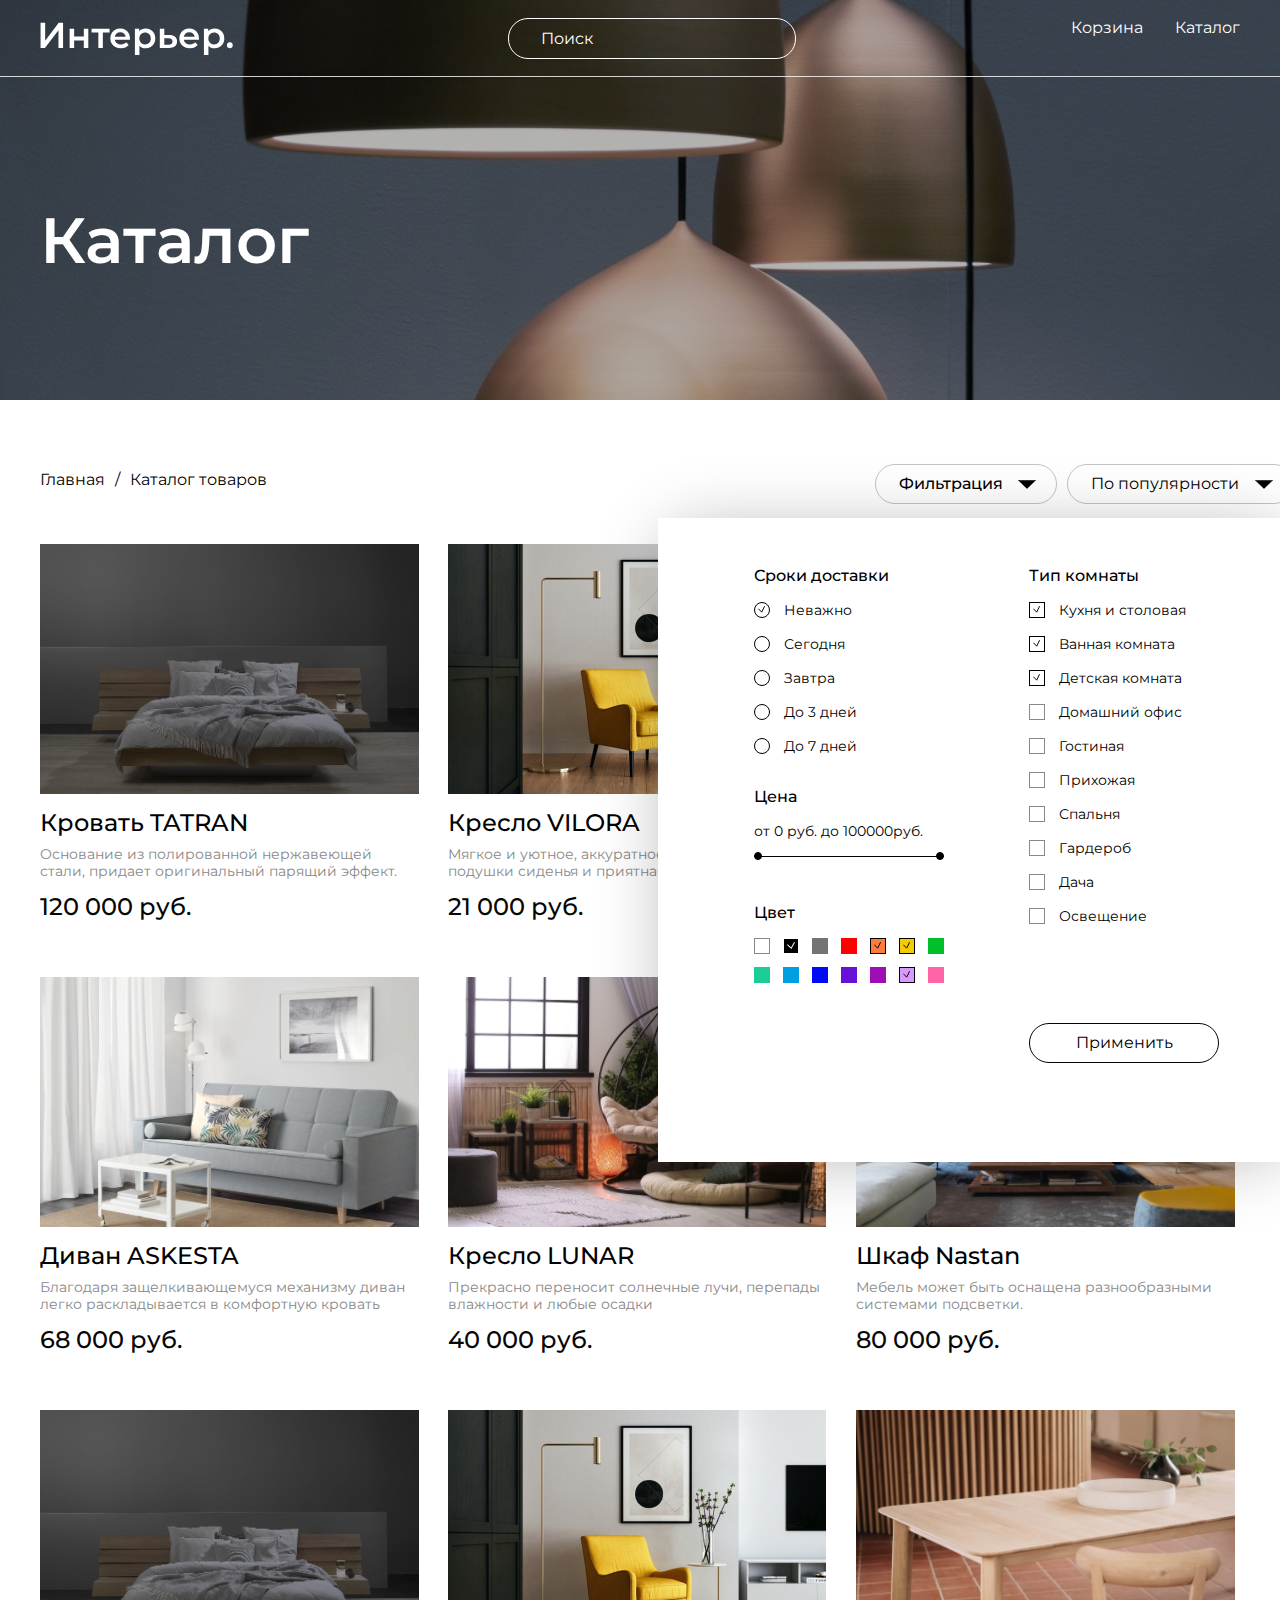
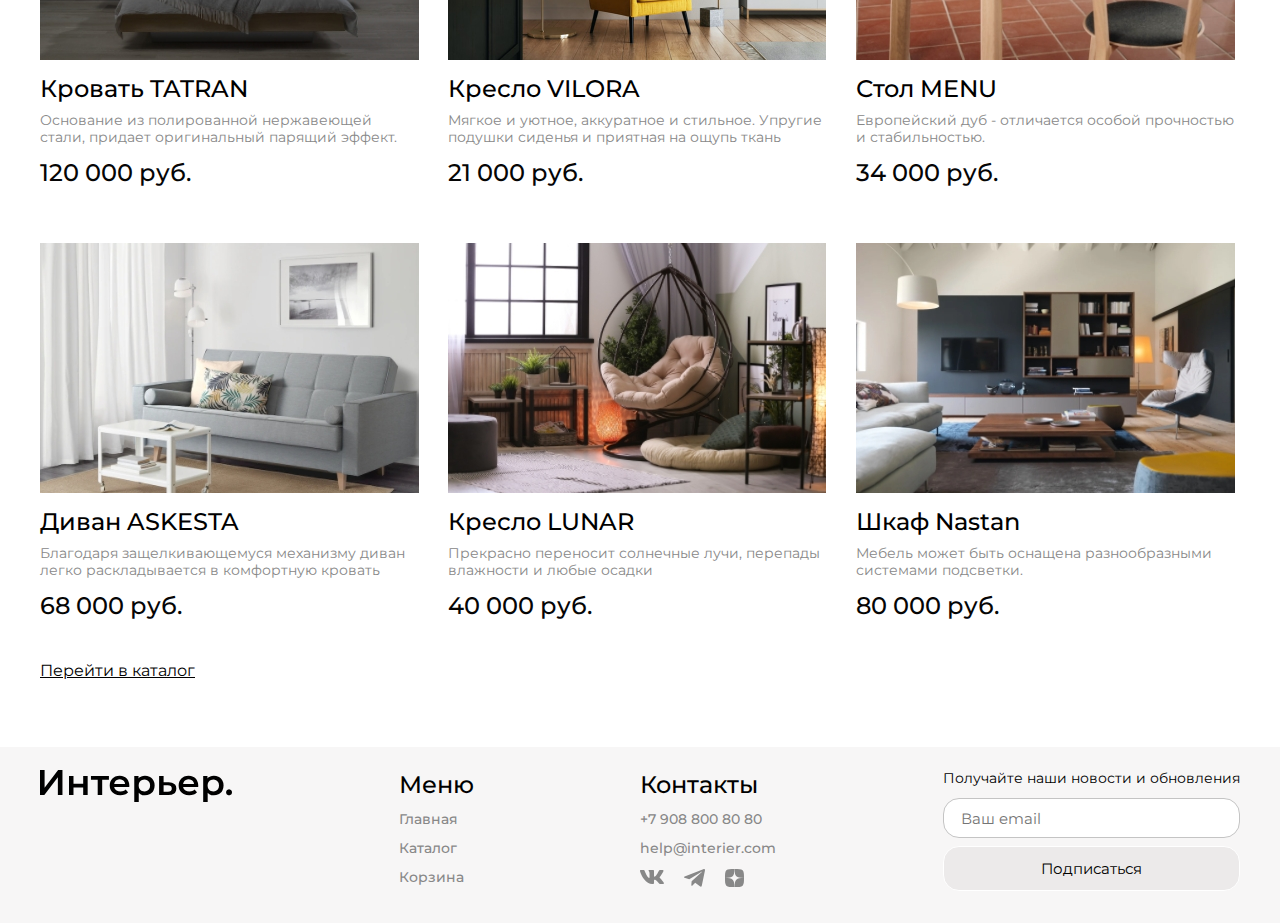
<file: catalog.html>
<!DOCTYPE html>
<html lang="ru">
  <head>
    <meta charset="UTF-8">
    <meta name="viewport" content="width=device-width, initial-scale=1.0">
    <title>Document</title>
    <link rel="stylesheet" href="style.css">

    <link rel="preconnect" href="https://fonts.googleapis.com">
    <link rel="preconnect" href="https://fonts.gstatic.com" crossorigin>
    <link
      href="https://fonts.googleapis.com/css2?family=Montserrat+Alternates:ital,wght@0,100;0,200;0,300;0,400;0,500;0,600;0,700;0,800;0,900;1,100;1,200;1,300;1,400;1,500;1,600;1,700;1,800;1,900&family=Montserrat:ital,wght@0,100..900;1,100..900&display=swap"
      rel="stylesheet">
  </head>
  <body>
    <div class="top-header">
      <header class="header center">
        <img class="header__img" src="images/logo.svg" alt="Логотип">
        <input placeholder="Поиск" class="header__input" type="text">

        <nav class="top-menu">
          <a class="top-menu__link" href="cart.html">Корзина</a>
          <a class="top-menu__link" href="catalog.html">Каталог</a>
        </nav>
<div class="menu-mob">
  <a href="#"><svg width="15.366211" height="15.360107" viewBox="0 0 15.3662 15.3601" fill="none" xmlns="http://www.w3.org/2000/svg" xmlns:xlink="http://www.w3.org/1999/xlink">
	<desc>
			Created with Pixso.
	</desc>
	<defs/>
	<path id="Vector" d="M11.53 10.41C12.52 9.14 12.99 7.54 12.84 5.93C12.68 4.33 11.93 2.84 10.72 1.78C9.51 0.71 7.94 0.15 6.33 0.2C4.72 0.25 3.19 0.91 2.05 2.05C0.91 3.19 0.25 4.72 0.2 6.33C0.15 7.94 0.71 9.51 1.78 10.72C2.85 11.93 4.33 12.68 5.94 12.83C7.54 12.99 9.14 12.52 10.42 11.53L10.45 11.56L13.81 14.92C13.88 15 13.97 15.05 14.07 15.09C14.16 15.13 14.27 15.16 14.37 15.16C14.47 15.16 14.58 15.13 14.67 15.09C14.77 15.05 14.86 15 14.93 14.92C15 14.85 15.06 14.76 15.1 14.67C15.14 14.57 15.16 14.47 15.16 14.36C15.16 14.26 15.14 14.16 15.1 14.06C15.06 13.96 15 13.88 14.93 13.8L11.57 10.44C11.56 10.43 11.55 10.42 11.53 10.41ZM9.89 3.17C10.34 3.61 10.69 4.13 10.94 4.71C11.18 5.29 11.31 5.91 11.31 6.53C11.31 7.16 11.19 7.78 10.95 8.36C10.71 8.94 10.36 9.47 9.92 9.91C9.47 10.36 8.95 10.71 8.37 10.95C7.79 11.18 7.17 11.31 6.54 11.3C5.91 11.3 5.29 11.17 4.72 10.93C4.14 10.69 3.61 10.33 3.17 9.88C2.29 8.99 1.8 7.79 1.81 6.53C1.81 5.28 2.31 4.08 3.2 3.19C4.09 2.31 5.29 1.81 6.54 1.8C7.79 1.8 9 2.29 9.89 3.17Z" fill="#FFFFFF" fill-opacity="1.000000" fill-rule="evenodd"/>
	<path id="Vector" d="M13.04 7.14Q13.09 6.54 13.03 5.92Q12.98 5.3 12.81 4.71Q12.63 4.12 12.35 3.56Q12.07 3.01 11.69 2.53Q11.32 2.04 10.85 1.63Q10.38 1.22 9.86 0.91Q9.33 0.59 8.75 0.38Q8.16 0.17 7.55 0.07Q6.95 -0.02 6.33 0Q5.7 0.02 5.11 0.15Q4.51 0.28 3.94 0.53Q3.37 0.78 2.86 1.12Q2.35 1.47 1.91 1.91Q1.47 2.35 1.13 2.85Q0.78 3.36 0.53 3.93Q0.29 4.5 0.15 5.1Q0.02 5.7 0 6.32Q-0.02 6.95 0.07 7.55Q0.17 8.16 0.38 8.74Q0.59 9.33 0.9 9.86Q1.22 10.38 1.63 10.85Q2.04 11.32 2.53 11.69Q3.01 12.07 3.57 12.35Q4.12 12.63 4.71 12.81Q5.3 12.98 5.92 13.03Q6.54 13.09 7.15 13.03Q7.76 12.98 8.36 12.8Q8.96 12.63 9.5 12.35Q9.97 12.11 10.4 11.79L13.67 15.06Q13.74 15.13 13.82 15.19Q13.9 15.24 13.99 15.28Q14.08 15.32 14.18 15.34Q14.27 15.36 14.37 15.36Q14.47 15.36 14.56 15.34Q14.66 15.32 14.75 15.28Q14.84 15.24 14.92 15.19Q15 15.13 15.07 15.06Q15.14 14.99 15.19 14.91Q15.25 14.83 15.29 14.74Q15.32 14.65 15.34 14.56Q15.36 14.46 15.36 14.36Q15.36 14.26 15.34 14.17Q15.32 14.07 15.29 13.98Q15.25 13.89 15.19 13.81Q15.14 13.73 15.07 13.66L11.8 10.39Q12.11 9.96 12.35 9.5Q12.63 8.95 12.8 8.35Q12.98 7.75 13.04 7.14ZM11.53 10.41C12.52 9.14 12.99 7.54 12.84 5.93C12.68 4.33 11.93 2.84 10.72 1.78C9.51 0.71 7.94 0.15 6.33 0.2C4.72 0.25 3.19 0.91 2.05 2.05C0.91 3.19 0.25 4.72 0.2 6.33C0.15 7.94 0.71 9.51 1.78 10.72C2.85 11.93 4.33 12.68 5.94 12.83C7.54 12.99 9.14 12.52 10.42 11.53L10.45 11.56L13.81 14.92C13.88 15 13.97 15.05 14.07 15.09C14.16 15.13 14.27 15.16 14.37 15.16C14.47 15.16 14.58 15.13 14.67 15.09C14.77 15.05 14.86 15 14.93 14.92C15 14.85 15.06 14.76 15.1 14.67C15.14 14.57 15.16 14.47 15.16 14.36C15.16 14.26 15.14 14.16 15.1 14.06C15.06 13.96 15 13.88 14.93 13.8L11.57 10.44C11.56 10.43 11.55 10.42 11.53 10.41ZM9.89 3.17C10.34 3.61 10.69 4.13 10.94 4.71C11.18 5.29 11.31 5.91 11.31 6.53C11.31 7.16 11.19 7.78 10.95 8.36C10.71 8.94 10.36 9.47 9.92 9.91C9.47 10.36 8.95 10.71 8.37 10.95C7.79 11.18 7.17 11.31 6.54 11.3C5.91 11.3 5.29 11.17 4.72 10.93C4.14 10.69 3.61 10.33 3.17 9.88C2.29 8.99 1.8 7.79 1.81 6.53C1.81 5.28 2.31 4.08 3.2 3.19C4.09 2.31 5.29 1.81 6.54 1.8C7.79 1.8 9 2.29 9.89 3.17ZM10.33 4Q10.58 4.37 10.75 4.79Q10.93 5.21 11.02 5.64Q11.11 6.08 11.11 6.54Q11.11 6.99 11.03 7.43Q10.94 7.87 10.77 8.29Q10.59 8.71 10.35 9.08Q10.1 9.45 9.78 9.77Q9.46 10.09 9.08 10.34Q8.71 10.59 8.29 10.76Q7.87 10.93 7.43 11.02Q7 11.11 6.54 11.1Q6.09 11.1 5.65 11.01Q5.21 10.92 4.79 10.75Q4.37 10.57 4 10.32Q3.64 10.07 3.32 9.74Q3 9.42 2.76 9.05Q2.52 8.69 2.35 8.27Q2.18 7.85 2.09 7.42Q2.01 6.99 2.01 6.54Q2.01 6.08 2.1 5.65Q2.19 5.22 2.36 4.8Q2.53 4.39 2.78 4.02Q3.02 3.65 3.34 3.34Q3.66 3.02 4.03 2.77Q4.39 2.53 4.81 2.35Q5.23 2.18 5.66 2.09Q6.09 2.01 6.54 2Q6.99 2 7.42 2.09Q7.86 2.17 8.28 2.34Q8.69 2.51 9.06 2.75Q9.43 2.99 9.75 3.31Q10.07 3.63 10.33 4Z" fill="#FFFFFF" fill-opacity="1.000000" fill-rule="evenodd"/>
</svg>
</a>
  <a href="catalog.html"><svg width="19.199463" height="19.199951" viewBox="0 0 19.1995 19.2" fill="none" xmlns="http://www.w3.org/2000/svg" xmlns:xlink="http://www.w3.org/1999/xlink">
	<desc>
			Created with Pixso.
	</desc>
	<defs/>
	<rect id="Rectangle46" width="4.571429" height="4.571429" fill="#FFFFFF" fill-opacity="1.000000"/>
	<rect id="Rectangle41" y="7.314209" width="4.571429" height="4.571429" fill="#FFFFFF" fill-opacity="1.000000"/>
	<rect id="Rectangle47" y="14.628540" width="4.571429" height="4.571428" fill="#FFFFFF" fill-opacity="1.000000"/>
	<rect id="Rectangle48" x="7.313477" y="7.314209" width="4.571429" height="4.571429" fill="#FFFFFF" fill-opacity="1.000000"/>
	<rect id="Rectangle45" x="7.313477" y="14.628540" width="4.571429" height="4.571428" fill="#FFFFFF" fill-opacity="1.000000"/>
	<rect id="Rectangle49" x="7.313477" width="4.571429" height="4.571429" fill="#FFFFFF" fill-opacity="1.000000"/>
	<rect id="Rectangle42" x="14.627930" y="7.314209" width="4.571428" height="4.571429" fill="#FFFFFF" fill-opacity="1.000000"/>
	<rect id="Rectangle44" x="14.627930" y="14.628540" width="4.571428" height="4.571428" fill="#FFFFFF" fill-opacity="1.000000"/>
	<rect id="Rectangle43" x="14.627930" width="4.571428" height="4.571429" fill="#FFFFFF" fill-opacity="1.000000"/>
</svg>
</a>
  <a href="cart.html"><svg width="25.000000" height="25.000000" viewBox="0 0 25 25" fill="none" xmlns="http://www.w3.org/2000/svg" xmlns:xlink="http://www.w3.org/1999/xlink">
	<desc>
			Created with Pixso.
	</desc>
	<defs>
		<clipPath id="clip310_618">
			<rect id="jam:shopping-cart" rx="0.000000" width="24.000000" height="24.000000" transform="matrix(-1 0 0 1 25.5 0.5)" fill="white" fill-opacity="0"/>
		</clipPath>
	</defs>
	<rect id="jam:shopping-cart" rx="0.000000" width="24.000000" height="24.000000" transform="matrix(-1 0 0 1 25.5 0.5)" fill="#FFFFFF" fill-opacity="0"/>
	<g clip-path="url(#clip310_618)">
		<path id="Vector" d="M14.58 20.83C15.13 20.83 15.66 20.61 16.05 20.22C16.44 19.83 16.66 19.3 16.66 18.75C16.66 18.19 16.44 17.66 16.05 17.27C15.66 16.88 15.13 16.66 14.58 16.66C14.03 16.66 13.5 16.88 13.11 17.27C12.71 17.66 12.5 18.19 12.5 18.75C12.5 19.3 12.71 19.83 13.11 20.22C13.5 20.61 14.03 20.83 14.58 20.83ZM7.29 20.83C7.84 20.83 8.37 20.61 8.76 20.22C9.15 19.83 9.37 19.3 9.37 18.75C9.37 18.19 9.15 17.66 8.76 17.27C8.37 16.88 7.84 16.66 7.29 16.66C6.73 16.66 6.2 16.88 5.81 17.27C5.42 17.66 5.2 18.19 5.2 18.75C5.2 19.3 5.42 19.83 5.81 20.22C6.2 20.61 6.73 20.83 7.29 20.83ZM20.87 6.16C21.13 6.16 21.37 6.05 21.56 5.86C21.74 5.67 21.84 5.42 21.84 5.16C21.84 4.9 21.74 4.65 21.56 4.47C21.37 4.28 21.13 4.17 20.87 4.16L19.67 4.16C18.73 4.16 17.92 4.81 17.71 5.73L16.41 11.61C16.2 12.52 15.39 13.18 14.45 13.18L6.63 13.18L5.12 7.17L14.86 7.17C15.12 7.15 15.36 7.04 15.54 6.86C15.72 6.67 15.82 6.42 15.82 6.16C15.82 5.91 15.72 5.66 15.54 5.47C15.36 5.29 15.12 5.18 14.86 5.16L5.12 5.16C4.82 5.16 4.52 5.23 4.25 5.37C3.97 5.5 3.73 5.69 3.54 5.93C3.36 6.17 3.23 6.45 3.16 6.75C3.1 7.05 3.11 7.36 3.18 7.65L4.68 13.66C4.79 14.1 5.04 14.48 5.39 14.76C5.75 15.03 6.18 15.18 6.63 15.18L14.45 15.18C15.36 15.18 16.25 14.87 16.96 14.3C17.67 13.73 18.17 12.93 18.36 12.04L19.67 6.16L20.87 6.16Z" fill="#FFFFFF" fill-opacity="1.000000" fill-rule="nonzero"/>
	</g>
</svg>
</a>
</div>

      </header>
      <h1 class="title-text center">Каталог</h1>
    </div>

    <div class="menu-heading center">
      <a class="menu-heading__link" href="index.html">Главная</a>
      <span class="menu-heading__link">/</span>
      <a class="menu-heading__link" href="catalog.html">Каталог товаров</a>

        <div class="form center">
          <div class="filter-btn-wrapper">
            <button class="filter-button">Фильтрация</button> <br>
            <button class="filter-popul">По популярности</button>

            <form class="filtering-form" action="#" method="get">
              <div class="filtering-form__content-wrapper">
                <div class="delivery-option">
                <div class="column-left">
              <fieldset class="filtering-form__fieldset">
                <legend class="filtering-form__legend">Сроки доставки</legend>
              
                <div class="radio">
                <input class="radio__input" type="radio" id="any" name="delivery-time" value="any" checked >
                <label class="radio__label" for="any">Неважно</label>
                </div>
                <div class="radio">
                  <input class="radio__input" type="radio" id="today" name="delivery-time" value="today">
                <label class="radio__label" for="today">Сегодня</label>
                </div>
                <div class="radio">
                  <input class="radio__input" type="radio" id="tomorrow" name="delivery-time" value="tomorrow">
                <label class="radio__label" for="tomorrow">Завтра</label>
                </div>
                <div class="radio">
                  <input class="radio__input" type="radio" id="three-days" name="delivery-time" value="three-days">
                <label class="radio__label" for="three-days">До 3 дней</label>
                </div>

                <div class="radio">
                  <input class="radio__input" type="radio" id="seven-days" name="delivery-time" value="seven-days">
                <label class="radio__label" for="seven-days">До 7 дней</label>
              </div>

</fieldset>


<fieldset class="filtering-form__fieldset">

    <legend class="filtering-form__legend">Цена</legend>
    <div class="range">
    <label class="range__label" id="price-range">от 0 руб. до 100000руб.</label>
    </div>
  <div class="range__slider">
    <input class="range__input range__input--min" name="range_1" type="range" min="1" max="100000" value="1">
    <input class="range__input range__input--max" name="range_1" type="range" min="1" max="100000" value="100000">
  </div>
  </fieldset>

  <fieldset class="filtering-form__fieldset">
    <legend class="filtering-form__legend">Цвет</legend>
    <div class="color-options">
    <div class="checkbox color-options__checkbox">
      <input class="checkbox__input" type="checkbox" id="color-white">
      <label class="checkbox__label checkbox__label__white "  for="color-white"></label>
    </div>

      <div class="checkbox color-options__checkbox">
      <input class="checkbox__input" type="checkbox" id="color-black">
      <label class="checkbox__label checkbox__label__black "  for="color-black"></label>
    </div>

      <div class="checkbox color-options__checkbox">
      <input class="checkbox__input" type="checkbox" id="color-grey">
      <label class="checkbox__label checkbox__label__grey "  for="color-grey"></label>
    </div>

      <div class="checkbox color-options__checkbox">
      <input class="checkbox__input" type="checkbox" id="color-red">
      <label class="checkbox__label checkbox__label__red "  for="color-red"></label>
    </div>

      <div class="checkbox color-options__checkbox">
      <input class="checkbox__input" type="checkbox" id="color-orange" checked>
      <label class="checkbox__label checkbox__label__orange "  for="color-orange"></label>
    </div>

      <div class="checkbox color-options__checkbox">
      <input class="checkbox__input" type="checkbox" id="color-yellow" checked>
      <label class="checkbox__label checkbox__label__yellow "  for="color-yellow"></label>
    </div>

      <div class="checkbox color-options__checkbox">
      <input class="checkbox__input" type="checkbox" id="color-green">
      <label class="checkbox__label checkbox__label__green "  for="color-green"></label>
    </div>

      <div class="checkbox color-options__checkbox">
      <input class="checkbox__input" type="checkbox" id="color-turquoise">
      <label class="checkbox__label checkbox__label__turquoise "  for="color-turquoise"></label>
    </div>

      <div class="checkbox color-options__checkbox">
      <input class="checkbox__input" type="checkbox" id="color-mint">
      <label class="checkbox__label checkbox__label__mint "  for="color-mint"></label>
    </div>

      <div class="checkbox color-options__checkbox">
      <input class="checkbox__input" type="checkbox" id="color-blue">
      <label class="checkbox__label checkbox__label__blue "  for="color-blue"></label>
    </div>

      <div class="checkbox color-options__checkbox">
      <input class="checkbox__input" type="checkbox" id="color-violet">
      <label class="checkbox__label checkbox__label__violet "  for="color-violet"></label>
    </div>

      <div class="checkbox color-options__checkbox">
      <input class="checkbox__input" type="checkbox" id="color-purple">
      <label class="checkbox__label checkbox__label__purple "  for="color-purple"></label>
    </div>

      <div class="checkbox color-options__checkbox">
      <input class="checkbox__input" type="checkbox" id="color-pink" checked>
      <label class="checkbox__label checkbox__label__pink "  for="color-pink"></label>
    </div>

      <div class="checkbox color-options__checkbox">
      <input class="checkbox__input" type="checkbox" id="color-red-value">
      <label class="checkbox__label checkbox__label__red-value "  for="color-red-value"></label>
    </div>
    </div>

  </fieldset>
</div>


<div class="room-options">
<fieldset class="filtering-form__fieldset" >

<legend class="filtering-form__legend">Тип комнаты</legend>

<div class="checkbox">
<input class="checkbox__input" type="checkbox" name="room-type" id="kitchen-dining" value="kitchen-dining" checked>
<label class="checkbox__label" for="kitchen-dining">Кухня и столовая</label>
</div>
<div class="checkbox">
<input class="checkbox__input" type="checkbox" name="room-type" id="bathroom" checked>
<label class="checkbox__label" for="bathroom">Ванная комната</label>
</div>
<div class="checkbox">
<input class="checkbox__input"  type="checkbox" name="room-type" id="kids-room" checked>
<label class="checkbox__label" for="kids-room">Детская комната</label>
</div>
<div class="checkbox">
<input class="checkbox__input" type="checkbox" name="room-type" id="home-office">
<label class="checkbox__label" for="home-office">Домашний офис</label>
</div>
<div class="checkbox">
<input class="checkbox__input" type="checkbox" name="room-type" id="living-room">
<label class="checkbox__label" for="living-room">Гостиная</label>
</div>
<div class="checkbox">
<input class="checkbox__input" type="checkbox" name="room-type" id="hallway">
<label class="checkbox__label" for="hallway">Прихожая</label>
</div>
<div class="checkbox">
<input class="checkbox__input" type="checkbox" name="room-type" id="bedroom">
<label class="checkbox__label" for="bedroom">Спальня</label>
</div>
<div class="checkbox">
<input class="checkbox__input" type="checkbox" name="room-type" id="dressing-room">
<label class="checkbox__label" for="dressing-room">Гардероб</label>
</div>
<div class="checkbox">
<input class="checkbox__input" type="checkbox" name="room-type" id="summer-cottage">
<label class="checkbox__label" for="summer-cottage">Дача</label>
</div>
<div class="checkbox">
<input class="checkbox__input" type="checkbox" name="room-type" id="lighting">
<label class="checkbox__label" for="lighting">Освещение</label>
</div>
</fieldset>
<button type="submit" class="filtering-form__button button">Применить</button>
</div>
</div>
</div>
</div>
</div>
</div>

    <section class="products-box center">
      <div class="product-content">

        <article class="product">
          <div class="product__img">
            <img src="images/tatran__catalog.jpeg" alt="TATRAN">

         <div class="btn-card">
              <a class="btn-card__hover" href="#">
                <img src="images/basket.png" alt="basket">
              </a>
              <a class="btn-card__hover" href="#">
                <img src="images/like.png" alt="like">
              </a>
            </div>
          </div>
          <h3 class="product__name">Кровать TATRAN</h3>
          <p class="product__text">
            Основание из полированной нержавеющей стали, придает оригинальный
            парящий эффект.
          </p>
          <p class="product__price">120 000 руб.</p>
        </article>

        <article class="product">
          <div class="product__img">
          <img  src="./images/product1.jpg" alt="VILORA">

          <div class="btn-card">
              <a class="btn-card__hover" href="#">
                <img src="images/basket.png" alt="basket">
              </a>
              <a class="btn-card__hover" href="#">
                <img src="images/like.png" alt="like">
              </a>
            </div>
            </div>

          <h3 class="product__name">Кресло VILORA</h3>
          <p class="product__text">
            Мягкое и уютное, аккуратное и стильное. Упругие подушки сиденья и
            приятная на ощупь ткань
          </p>
          <p class="product__price">21 000 руб.</p>
        </article>
        <article class="product">
          <div class="product__img">
          <img  src="images/menu__catalog.jpeg" alt="menu">

            <div class="btn-card">
              <a class="btn-card__hover" href="#">
                <img src="images/basket.png" alt="basket">
              </a>
              <a class="btn-card__hover" href="#">
                <img src="images/like.png" alt="like">
              </a>
        </div>
        </div>
          <h3 class="product__name">Стол MENU</h3>
          <p class="product__text">
            Европейский дуб - отличается особой прочностью и стабильностью.
          </p>
          <p class="product__price">34 000 руб.</p>
        </article>
        <article class="product">
          <div class="product__img">
          <img src="images/asketa__catalog.jpeg" alt="askesta">
           <div class="btn-card">
              <a class="btn-card__hover" href="#">
                <img src="images/basket.png" alt="basket">
              </a>
              <a class="btn-card__hover" href="#">
                <img src="images/like.png" alt="like">
              </a>
      </div>
      </div>
          <h3 class="product__name">Диван ASKESTA</h3>
          <p class="product__text">
            Благодаря защелкивающемуся механизму диван легко раскладывается в
            комфортную кровать
          </p>
          <p class="product__price">68 000 руб.</p>
        </article>
        <article class="product">
          <div class="product__img">
          <img  src="images/Lunar__catalog.jpeg" alt="LUNAR">
          <div class="btn-card">
              <a class="btn-card__hover" href="cart.html">
                <img src="images/basket.png" alt="basket">
              </a>
              <a class="btn-card__hover" href="#">
                <img src="images/like.png" alt="like">
              </a>
      </div>
      </div>
          <h3 class="product__name">Кресло LUNAR</h3>
          <p class="product__text">
            Прекрасно переносит солнечные лучи, перепады влажности и любые
            осадки
          </p>
          <p class="product__price">40 000 руб.</p>
        </article>

        <article class="product">
          <div class="product__img">
          <img  src="images/nastan__catalog.jpeg" alt="nastan">
          <div class="btn-card">
              <a class="btn-card__hover" href="cart.html">
                <img src="images/basket.png" alt="basket">
              </a>
              <a class="btn-card__hover" href="#">
                <img src="images/like.png" alt="like">
              </a>
      </div>

        </div>
          <h3 class="product__name">Шкаф Nastan</h3>
          <p class="product__text">
            Мебель может быть оснащена разнообразными системами подсветки.
          </p>
          <p class="product__price">80 000 руб.</p>
        </article>

        <article class="product">
          <div class="product__img">
            <img src="images/tatran__catalog.jpeg" alt="tatran">

         <div class="btn-card">
              <a class="btn-card__hover" href="#">
                <img src="images/basket.png" alt="basket">
              </a>
              <a class="btn-card__hover" href="#">
                <img src="images/like.png" alt="like">
              </a>
            </div>
          </div>
          <h3 class="product__name">Кровать TATRAN</h3>
          <p class="product__text">
            Основание из полированной нержавеющей стали, придает оригинальный
            парящий эффект.
          </p>
          <p class="product__price">120 000 руб.</p>
        </article>

        <article class="product">
          <div class="product__img">
          <img  src="./images/product1.jpg" alt="VILORA">

          <div class="btn-card">
              <a class="btn-card__hover" href="#">
                <img src="images/basket.png" alt="basket">
              </a>
              <a class="btn-card__hover" href="#">
                <img src="images/like.png" alt="like">
              </a>
            </div>
            </div>

          <h3 class="product__name">Кресло VILORA</h3>
          <p class="product__text">
            Мягкое и уютное, аккуратное и стильное. Упругие подушки сиденья и
            приятная на ощупь ткань
          </p>
          <p class="product__price">21 000 руб.</p>
        </article>
        <article class="product">
          <div class="product__img">
          <img  src="images/menu__catalog.jpeg" alt="menu">

            <div class="btn-card">
              <a class="btn-card__hover" href="#">
                <img src="images/basket.png" alt="basket">
              </a>
              <a class="btn-card__hover" href="#">
                <img src="images/like.png" alt="like">
              </a>
        </div>
        </div>
          <h3 class="product__name">Стол MENU</h3>
          <p class="product__text">
            Европейский дуб - отличается особой прочностью и стабильностью.
          </p>
          <p class="product__price">34 000 руб.</p>
        </article>
        <article class="product">
          <div class="product__img">
          <img src="images/asketa__catalog.jpeg" alt="askesta">
           <div class="btn-card">
              <a class="btn-card__hover" href="#">
                <img src="images/basket.png" alt="basket">
              </a>
              <a class="btn-card__hover" href="#">
                <img src="images/like.png" alt="like">
              </a>
      </div>
      </div>
          <h3 class="product__name">Диван ASKESTA</h3>
          <p class="product__text">
            Благодаря защелкивающемуся механизму диван легко раскладывается в
            комфортную кровать
          </p>
          <p class="product__price">68 000 руб.</p>
        </article>
        <article class="product">
          <div class="product__img">
          <img  src="images/Lunar__catalog.jpeg" alt="LUNAR">
          <div class="btn-card">
              <a class="btn-card__hover" href="cart.html">
                <img src="images/basket.png" alt="basket">
              </a>
              <a class="btn-card__hover" href="#">
                <img src="images/like.png" alt="like">
              </a>
      </div>
      </div>
          <h3 class="product__name">Кресло LUNAR</h3>
          <p class="product__text">
            Прекрасно переносит солнечные лучи, перепады влажности и любые
            осадки
          </p>
          <p class="product__price">40 000 руб.</p>
        </article>
        <article class="product">
          <div class="product__img">
          <img  src="images/nastan__catalog.jpeg" alt="nastan">
          <div class="btn-card">
              <a class="btn-card__hover" href="cart.html">
                <img src="images/basket.png" alt="basket">
              </a>
              <a class="btn-card__hover" href="#">
                <img src="images/like.png" alt="like">
              </a>
      </div>

        </div>
          <h3 class="product__name">Шкаф Nastan</h3>
          <p class="product__text">
            Мебель может быть оснащена разнообразными системами подсветки.
          </p>
          <p class="product__price">80 000 руб.</p>
        </article>
      </div>
    </section>

    <div class="catalog-link center">
      <a class="catalog-link__item" href="catalog.html">Перейти в каталог</a>
    </div>

    <footer class="footer center">
      <a class="footer__img" href="index.html"> <img src="images/Logof.svg" alt=""></a>
      <div class="footer__item">
        <h4 class="footer__item-menu">Меню</h4>

        <nav class="footer-menu">
          <a class="footer-menu__link" href="index.html">Главная </a>
          <a class="footer-menu__link" href="catalog.html">Каталог</a>
          <a class="footer-menu__link" href="cart.html">Корзина</a>
        </nav>
      </div>

      <div class="footer__item">
        <h4 class="footer__item-title">Контакты</h4>

        <div class="footer-contact">
          <a class="footer-contact__link" href="mailto:help@interier.com"
            >+7 908 800 80 80</a
          >
          <a class="footer-contact__link" href="help@interier.com"
            >help@interier.com</a
          >
        </div>
                <div class="icons">
          <a target="_blank" href="https://m.vk.com/"><svg class="icon-hover" width="24.000488" height="14.000000" viewBox="0 0 24.0005 14" fill="none" xmlns="http://www.w3.org/2000/svg" xmlns:xlink="http://www.w3.org/1999/xlink">
	<desc>
	</desc>
	<defs/>
	<path id="Vector" d="M23.45 0.94C23.61 0.4 23.45 0 22.65 0L20.02 0C19.36 0 19.05 0.34 18.88 0.72C18.88 0.72 17.55 3.92 15.66 6C15.04 6.6 14.77 6.79 14.43 6.79C14.27 6.79 14.01 6.6 14.01 6.05L14.01 0.94C14.01 0.29 13.83 0 13.27 0L9.15 0C8.73 0 8.48 0.3 8.48 0.59C8.48 1.21 9.42 1.35 9.52 3.1L9.52 6.9C9.52 7.73 9.37 7.88 9.03 7.88C8.14 7.88 5.98 4.67 4.69 1C4.45 0.28 4.19 0 3.52 0L0.89 0C0.14 0 0 0.34 0 0.72C0 1.41 0.89 4.8 4.14 9.28C6.31 12.34 9.37 14 12.15 14C13.82 14 14.02 13.63 14.02 12.99L14.02 10.68C14.02 9.94 14.18 9.8 14.71 9.8C15.1 9.8 15.77 9.99 17.33 11.46C19.1 13.21 19.4 14 20.4 14L23.02 14C23.77 14 24.15 13.63 23.93 12.9C23.7 12.18 22.85 11.12 21.72 9.88C21.11 9.17 20.19 8.4 19.91 8.02C19.52 7.53 19.63 7.31 19.91 6.87C19.91 6.87 23.11 2.45 23.44 0.94L23.45 0.94Z" fill="#888888" fill-opacity="1.000000" fill-rule="evenodd"/>
</svg>
</a>
          <a target="_blank" href="https://web.telegram.org/"><svg class="icon-hover" width="21.000000" height="17.675659" viewBox="0 0 21 17.6757" fill="none" xmlns="http://www.w3.org/2000/svg" xmlns:xlink="http://www.w3.org/1999/xlink">
	<desc>
	</desc>
	<defs/>
	<path id="Vector" d="M19.29 0.2L0.68 7.41C-0.06 7.74 -0.32 8.42 0.5 8.78L5.28 10.31L16.82 3.14C17.45 2.69 18.09 2.81 17.54 3.3L7.63 12.32L7.31 16.14C7.6 16.73 8.13 16.73 8.47 16.44L11.21 13.83L15.91 17.37C17 18.02 17.59 17.6 17.83 16.41L20.91 1.74C21.23 0.28 20.68 -0.37 19.29 0.2Z" fill="#888888" fill-opacity="1.000000" fill-rule="nonzero"/>
</svg>
</a>
  <a target="_blank" href="https://dzen.ru/"><svg class="icon-hover" width="19.000000" height="18.000000" viewBox="0 0 19 18" fill="none" xmlns="http://www.w3.org/2000/svg" xmlns:xlink="http://www.w3.org/1999/xlink">
	<desc>
	</desc>
	<defs/>
	<path id="Vector" d="M11.33 10.73C9.83 12.19 9.73 14.01 9.6 18C13.52 18 16.23 17.98 17.62 16.7C18.98 15.37 19 12.68 19 9.09C14.79 9.22 12.87 9.32 11.33 10.73ZM0 9.09C0 12.68 0.01 15.37 1.37 16.7C2.76 17.98 5.47 18 9.39 18C9.26 14.01 9.16 12.19 7.66 10.73C6.12 9.32 4.2 9.21 0 9.09ZM9.39 0C5.48 0 2.76 0.01 1.37 1.29C0.01 2.62 0 5.31 0 8.9C4.2 8.77 6.12 8.67 7.66 7.26C9.16 5.8 9.26 3.98 9.39 0ZM11.33 7.26C9.83 5.8 9.73 3.98 9.6 0C13.52 0 16.23 0.01 17.62 1.29C18.98 2.62 19 5.31 19 8.9C14.79 8.77 12.87 8.67 11.33 7.26Z" fill="#888888" fill-opacity="1.000000" fill-rule="nonzero"/>
</svg>
</a>
        </div>
      </div>
      <div class="footer__form">
        <form class="footer__form-form">
          <p class="footer__form-pnew">Получайте наши новости и обновления</p>
          <input
            type="email"
            placeholder="Ваш email"
            class="footer__form-input">
          <button class="btn" type="submit">Подписаться</button>
        </form>
      </div>
    </footer>
  </body>
</html>
</file>
<file: style.css>
@charset "UTF-8";
* {
  margin: 0;
  padding: 0;
}

body {
  font-family: "Montserrat", sans-serif;
}

a {
  text-decoration: none;
}

.catalog-link:hover {
  text-decoration: none;
}

.center {
  padding-left: calc(50% - 600px);
  padding-right: calc(50% - 600px);
}

.header {
  height: 76px;
  display: flex;
  flex-wrap: wrap;
  align-content: center;
  justify-content: space-between;
  border-bottom: 0.5px solid rgba(255, 255, 255, 0.8);
}

.header__input {
  width: 288px;
  height: 41px;
  font-family: inherit;
  border: 1px solid #ffffff;
  box-sizing: border-box;
  border-radius: 20px;
  background-color: transparent;
  outline: none;
  font-style: normal;
  font-size: 16px;
  line-height: 20px;
  color: #ffffff;
  font-weight: normal;
  padding-left: 32px;
  padding-right: 32px;
}

.header__input::-moz-placeholder {
  color: #ffffff;
}

.header__input::placeholder {
  color: #ffffff;
}

.top-menu__link {
  font-size: 16px;
  line-height: 20px;
  color: #ffffff;
}

.top-menu {
  display: flex;
  flex-direction: row;
  gap: 32px;
}

.menu-mob {
  display: none;
}

.top {
  height: 735px;
  background-image: url(images/imgtop.jpeg);
  background-repeat: no-repeat;
  background-position: center;
  background-size: cover;
}

.top-title__title {
  font-style: normal;
  font-weight: 600;
  font-size: 64px;
  line-height: 70px;
  margin-top: 64px;
  margin-bottom: 16px;
  color: #ffffff;
  max-width: 792px;
}

.top-title__text {
  font-size: 24px;
  line-height: 32px;
  margin-bottom: 16px;
  color: #ffffff;
}

.top-title__link {
  font-size: 16px;
  line-height: 24px;
  color: #ffffff;
  text-decoration: underline;
}

.catalog-product {
  width: 423px;
  font-size: 48px;
  font-weight: 600;
  line-height: 59px;
  color: #000;
  margin-bottom: 32px;
  margin-top: 64px;
}

.heading {
  width: 423px;
  font-size: 48px;
  font-weight: 600;
  line-height: 59px;
  color: #000;
  margin-bottom: 32px;
  width: 729px;
}

.product-content {
  margin-top: 32px;
  display: flex;
  -moz-column-gap: 32px;
       column-gap: 32px;
  flex-wrap: wrap;
  row-gap: 56px;
}

.product-box__price {
  display: flex;
  gap: 32px;
}

.product__name {
  margin-top: 10px;
  margin-bottom: 9px;
  font-size: 24px;
  font-weight: 500;
  line-height: 29px;
  color: #000;
}

.product__text {
  margin-bottom: 12px;
  font-size: 14px;
  font-weight: 400;
  line-height: 17px;
}

.product-box {
  padding-top: 64px;
}

.products-box {
  margin-top: 40px;
}

.for-box {
  padding-top: 64px;
}

.for {
  display: grid;
  gap: 32px;
  grid-template-columns: repeat(12, 1fr);
  margin-top: 32px;
}

.for__item {
  height: 415px;
  grid-column: span 4;
  color: rgb(255, 255, 255);
  font-size: 34px;
  font-weight: 600;
  line-height: 41px;
  display: flex;
  justify-content: center;
  align-items: center;
}

.for__item_big {
  grid-column: span 6;
}

.for__item_1 {
  background-image: url(images/rest.jpeg);
}

.for__item_2 {
  background-image: url(images/job.jpeg);
}

.for__item_3 {
  background-image: url(images/kitchen.jpeg);
}

.for__item_4 {
  background-image: url(images/child.jpeg);
}

.for__item_5 {
  background-image: url(images/bathroom.jpeg);
}

.product {
  width: 376px;
  display: flex;
  flex-direction: column;
  flex-wrap: wrap;
  position: relative;
  z-index: 1;
}

.product__img:hover .btn-card {
  display: block;
  margin-top: 11px;
  margin-right: 10px;
  display: flex;
  flex-direction: row;
  gap: 21px;
}

.btn-card {
  position: absolute;
  top: 0;
  right: 0;
  display: none;
}
.btn-card__hover {
  background-color: transparent;
  border: none;
}
.btn-card__hover:hover {
  display: block;
}

.product__name {
  font-size: 24px;
  font-weight: 500;
  line-height: 29px;
  color: #000;
}

.product__text {
  font-size: 14px;
  font-weight: 400;
  line-height: 17px;
  color: #888888;
}

.product__price {
  font-size: 24px;
  font-weight: 500;
  line-height: 29px;
  color: #050505;
}

.product__price--sale {
  font-size: 24px;
  font-weight: 500;
  line-height: 29px;
  text-decoration-line: line-through;
  color: #888888;
}

.catalog-link {
  font-size: 16px;
  font-weight: 400;
  line-height: 24px;
  color: #000;
  text-align: left;
  text-decoration: underline;
  padding-top: 39px;
  padding-bottom: 64px;
}

.footer__img {
  margin-bottom: 32px;
  margin-top: 23px;
}

.footer__item-menu {
  font-weight: 500;
  font-size: 24px;
  line-height: 29px;
  color: #000;
  display: flex;
  flex-flow: column;
  gap: 12px;
}

.footer {
  background-color: #F7F6F6;
  display: flex;
  flex-flow: row;
  justify-content: space-between;
  gap: 132px;
}

.footer-contact {
  display: flex;
  flex-direction: column;
  gap: 12px;
}

.footer__form-form {
  display: flex;
  flex-direction: column;
  gap: 8px;
}

.footer__form {
  margin-bottom: 32px;
  margin-top: 23px;
  display: flex;
  flex-direction: column;
  gap: 8px;
}

.footer__item-title {
  font-weight: 500;
  font-size: 24px;
  line-height: 29px;
  color: #000;
}

.footer__item {
  color: #000;
  display: flex;
  flex-flow: column;
  gap: 12px;
  margin-bottom: 32px;
  margin-top: 23px;
}

.icons {
  display: flex;
  flex-flow: row wrap;
  gap: 20px;
}

.icon-hover:hover path {
  fill: #000;
  transition: all 0.3s ease-in-out;
}

.footer__form-pnew {
  font-size: 14px;
  line-height: 16px;
  color: #000;
  margin-bottom: 4px;
}

.footer__form-input {
  height: 40px;
  background: #ffffff;
  border: 1px solid #c4c4c4;
  box-sizing: border-box;
  border-radius: 16px;
  font-weight: normal;
  font-size: 15px;
  line-height: 18px;
  color: #c4c4c4;
  font-family: inherit;
  padding-left: 17px;
  padding-right: 17px;
  box-sizing: border-box;
  width: 100%;
}

.btn {
  background: rgba(222, 215, 215, 0.41);
  border: 1px solid #ffffff;
  font-family: inherit;
  box-sizing: border-box;
  border-radius: 16px;
  height: 45px;
  font-size: 15px;
  line-height: 18px;
  color: #000;
  width: 100%;
}

.btn:hover {
  background-color: #000;
  color: white;
  transition: all 0.6s ease-in-out;
}

.footer-menu {
  display: flex;
  flex-direction: column;
  gap: 12px;
}

.footer-menu__link {
  font-weight: 500;
  font-size: 14px;
  line-height: 17px;
  color: #888888;
  /* text-decoration: none;  
  display: flex;
  flex-direction: column;
  gap: 12px; */
}

.footer-menu__link:hover {
  text-decoration: underline;
}

.top-menu__link:hover {
  text-decoration: underline;
}

.footer-contact__link {
  font-weight: 500;
  font-size: 14px;
  line-height: 17px;
  color: #888888;
  text-decoration: none;
  display: flex;
  flex-direction: column;
  gap: 12px;
}

/* Каталог */
.top-header {
  background-image: url(images/catalogtop.jpeg);
  background-repeat: no-repeat;
  background-position: center;
  background-size: cover;
  height: 400px;
}

.title-text {
  font-size: 64px;
  font-weight: 600;
  line-height: 70px;
  color: #ffffff;
  margin-top: 128px;
}

.menu-heading {
  display: flex;
  flex-direction: row;
  justify-content: flex-start;
  margin-top: 64px;
  gap: 10px;
  color: #000;
}

.menu-heading__link {
  font-family: Montserrat;
  white-space: nowrap;
  font-size: 16px;
  font-weight: 400;
  line-height: 32px;
  color: #000;
}

.catalog-link__item:hover {
  text-decoration: none;
  color: #888;
}

.form {
  margin-left: 598px;
}

.form__select {
  -webkit-appearance: none;
     -moz-appearance: none;
          appearance: none;
  box-sizing: border-box;
  border: 1px solid rgb(196, 196, 196);
  border-radius: 20px;
  height: 40px;
  width: 182px;
  font-family: Montserrat;
  font-size: 16px;
  font-weight: 500;
  line-height: 20px;
  padding-left: 23px;
  padding-right: 52px;
  background-color: transparent;
  outline: none;
  background: url(/images/selects.png) no-repeat right 20px center;
}

.form__selects {
  box-sizing: border-box;
  border: 1px solid rgb(196, 196, 196);
  border-radius: 20px;
  width: 227px;
  height: 40px;
  left: 192px;
  padding-left: 23px;
  padding-right: 54px;
  font-size: 16px;
  font-weight: 400;
  line-height: 20px;
  font-family: Montserrat;
  -webkit-appearance: none;
     -moz-appearance: none;
          appearance: none;
  background-color: transparent;
  outline: none;
  background: url(/images/selects.png) no-repeat right 20px center;
}

.filter-btn-wrapper {
  position: relative;
  width: 100%;
  display: flex;
  justify-content: flex-end;
  z-index: 3;
}

.filter-button {
  box-sizing: border-box;
  border: 1px solid rgb(196, 196, 196);
  border-radius: 20px;
  width: 182px;
  height: 40px;
  background-color: transparent;
  color: rgb(0, 0, 0);
  font-family: inherit;
  padding-right: 54px;
  padding-left: 23px;
  font-size: 16px;
  font-weight: 500;
  line-height: 20px;
  background-image: url(images/selects.png);
  background-repeat: no-repeat;
  background-position: right 20px center;
}

.delivery-option {
  display: flex;
  flex-direction: row;
  gap: 65px;
  padding-left: 48px;
}

.column-left {
  display: flex;
  flex-direction: column;
  gap: 32px;
}

.room-options {
  display: flex;
  flex-direction: column;
}

.filtering-form {
  position: absolute;
  top: calc(100% + 14px);
  right: 0;
  width: 540px;
  height: 548px;
  display: flex;
  flex-direction: column;
  align-items: start;
  gap: 36px;
  background-color: #fff;
  box-shadow: 0px 4px 67px -12px rgba(0, 0, 0, 0.32);
  padding: 48px 48px;
  z-index: 1;
}

.filtering__content-wrapper {
  display: flex;
  flex-direction: column;
  flex-wrap: wrap;
  gap: 32px 65px;
  max-height: 548px;
  min-width: 540px;
  padding: 40px 48px 40px 48px;
}

.filtering-form__fieldset {
  display: flex;
  flex-direction: column;
  gap: 16px;
  padding: 0;
  border: none;
}

.filtering-form__legend {
  font-size: 16px;
  font-weight: 500;
  margin-bottom: 16px;
}

.radio {
  display: flex;
  align-items: center;
  gap: 10px;
}

.radio__input {
  display: none;
}

.radio__label {
  display: flex;
  align-items: center;
  cursor: pointer;
  position: relative;
  padding-left: 30px;
  font-size: 14px;
}

.radio__label::before {
  content: "";
  width: 14px;
  height: 14px;
  border: 1px solid #000;
  border-radius: 50%;
  position: absolute;
  left: 0;
  background-color: #fff;
}

.radio__input:checked + .radio__label::before {
  border-color: #000;
  background-image: url(images/Vector.svg);
  background-repeat: no-repeat;
  background-position: center;
}

.range {
  display: flex;
  flex-direction: column;
  gap: 14px;
}

.range__input {
  width: 190px;
  height: 10px;
  overflow: hidden;
  outline: none;
}

.range__input,
.range__input::-webkit-slider-runnable-track,
.range__input::-webkit-slider-thumb {
  -webkit-appearance: none;
  background: none;
}

.range__input::-webkit-slider-runnable-track {
  width: 200px;
  height: 1px;
  background: #000;
}

.range__input:nth-child(2)::-webkit-slider-runnable-track {
  background: none;
}

.range__input::-webkit-slider-thumb {
  position: relative;
  height: 8px;
  width: 8px;
  margin-top: -4px;
  background: #000;
  border: 1px solid #000;
  border-radius: 25px;
  cursor: pointer;
  z-index: 1;
}

.range__input::-webkit-slider-thumb:active {
  cursor: grabbing;
}

.range__input:nth-child(1)::-webkit-slider-thumb {
  z-index: 2;
}

.range__slider {
  font-family: inherit;
  font-size: 14px;
  position: relative;
  height: 20px;
  width: 210px;
  display: inline-block;
  margin-top: -5px;
}

.range__slider input {
  position: absolute;
}

.range__label {
  font-size: 14px;
}

.color-options {
  display: flex;
  flex-wrap: wrap;
  max-width: 198px;
  gap: 14px;
}

.color-options__checkbox {
  width: 15px;
  height: 15px;
}

.checkbox {
  display: flex;
  align-items: center;
  gap: 10px;
}

.checkbox__input {
  display: none;
}

.checkbox__label {
  display: flex;
  align-items: center;
  cursor: pointer;
  position: relative;
  padding-left: 30px;
  font-size: 14px;
}

.checkbox__label::before {
  content: "";
  display: inline-block;
  width: 14px;
  height: 14px;
  border: 1px solid #888;
  position: absolute;
  left: 0;
  background-color: #fff;
}

.checkbox__input:checked + .checkbox__label::before {
  background-image: url(images/galka.svg);
  background-repeat: no-repeat;
  background-position: center;
  border-color: #000;
}

.checkbox__label__white::before {
  background-color: #fff;
  border-color: #888888;
}

.checkbox__label__black::before {
  background-color: #000;
  border-color: #fff;
  background-image: url(images/whitegalka.svg);
  background-repeat: no-repeat;
  background-position: center;
}

.checkbox__label__grey::before {
  background-color: #737373;
  border-color: #737373;
}

.checkbox__label__red::before {
  background-color: #FF0000;
  border-color: #FF0000;
}

.checkbox__label__orange::before {
  background-color: #FF7A41;
  border-color: #FF7A41;
}

.checkbox__label__yellow::before {
  background-color: #F2CB01;
  border-color: #F2CB01;
}

.checkbox__label__green::before {
  background-color: #00BF2A;
  border-color: #00BF2A;
}

.checkbox__label__turquoise::before {
  background-color: #1CCC97;
  border-color: #1CCC97;
}

.checkbox__label__mint::before {
  background-color: #009FE3;
  border-color: #009FE3;
}

.checkbox__label__blue::before {
  background-color: #000AF8;
  border-color: #000AF8;
}

.checkbox__label__violet::before {
  background-color: #6710D6;
  border-color: #6710D6;
}

.checkbox__label__purple::before {
  background-color: #9D0DB5;
  border-color: #9D0DB5;
}

.checkbox__label__pink::before {
  background-color: #D89AFF;
  border-color: #D89AFF;
}

.checkbox__label__red-value::before {
  background-color: #FF65A6;
  border-color: #FF65A6;
}

.checkbox__input:checked + .checkbox__label__black::before .checkbox__input:checked + .checkbox__label__blue::before .checkbox__input:checked + .checkbox__label__purple::before {
  background-image: url(images/galka.svg);
}

.button {
  box-sizing: border-box;
  border: 1px solid rgb(4, 4, 4);
  border-radius: 20px;
  width: 190px;
  height: 40px;
  font-size: 16px;
  font-weight: 400;
  line-height: 20px;
  letter-spacing: 0px;
  text-align: center;
  font-family: inherit;
  background-color: transparent;
  color: rgb(0, 0, 0);
  margin-top: 98px;
  margin-bottom: -107px;
}

.filter-popul {
  width: 227px;
  height: 40px;
  box-sizing: border-box;
  border: 1px solid rgb(196, 196, 196);
  border-radius: 20px;
  color: rgb(0, 0, 0);
  font-family: inherit;
  font-size: 16px;
  font-weight: 400;
  line-height: 20px;
  letter-spacing: 0%;
  text-align: left;
  background-color: transparent;
  padding-left: 23px;
  background-image: url(images/selects.png);
  background-repeat: no-repeat;
  background-position: right 20px center;
  margin-left: 10px;
}

.top-cart {
  height: 400px;
  background-image: url(images/cart.jpeg);
  background-size: cover;
  background-position: center;
  background-repeat: no-repeat;
}

.heading-big {
  color: rgb(255, 255, 255);
  font-family: Montserrat;
  font-size: 64px;
  font-weight: 600;
  line-height: 70px;
  text-align: left;
  margin-top: 127px;
}

.catalog-link__item {
  color: rgb(0, 0, 0);
  font-size: 16px;
  font-weight: 400;
  line-height: 24px;
  text-decoration: underline;
}

.cart {
  display: grid;
  grid-template-columns: repeat(12, 1fr);
  gap: 32px;
  margin-top: 64px;
}
.cart__form-cart {
  border-radius: 20px;
  background: #f7f6f6;
  grid-column: span 4;
}
.cart__content {
  grid-column: span 8;
}
.cart__name-box {
  display: flex;
  flex-direction: row;
  justify-content: space-between;
  margin-bottom: 14px;
}
.cart__item {
  border-top: 0.5px solid rgb(202, 205, 216);
  padding-top: 25px;
  padding-bottom: 32px;
  display: flex;
  justify-content: space-between;
  align-items: flex-start;
}
.cart__left {
  display: flex;
  gap: 32px;
}
.cart__info {
  display: flex;
  flex-direction: column;
  gap: 14px;
}
.cart__form-title {
  color: rgb(0, 0, 0);
  font-size: 24px;
  font-weight: 700;
  line-height: 29px;
  text-align: center;
  padding-top: 42px;
}
.cart__form-box {
  display: flex;
  flex-direction: column;
  gap: 60px;
  margin-top: 35px;
}
.cart__form-input {
  border: none;
  border-bottom: 1px solid rgb(202, 205, 216);
  background-color: transparent;
  color: inherit;
  margin-left: 27px;
  margin-right: 64px;
  color: rgb(0, 0, 0);
  font-family: Montserrat;
  font-size: 14px;
  font-weight: 400;
  line-height: 17px;
  letter-spacing: 0px;
}
.cart__price {
  margin-top: 65px;
  text-align: center;
  color: rgb(0, 0, 0);
  font-family: Montserrat;
  font-size: 24px;
  font-weight: 500;
  line-height: 29px;
}
.cart__btn {
  box-sizing: border-box;
  border: 1px solid rgb(4, 4, 4);
  border-radius: 20px;
  width: 290px;
  height: 41px;
  color: rgb(0, 0, 0);
  font-family: Montserrat;
  font-size: 16px;
  font-weight: 400;
  line-height: 20px;
  letter-spacing: 0px;
  text-align: center;
  margin-left: 45px;
  background-color: inherit;
  margin-top: 18px;
  margin-bottom: 148px;
  transition: transform 0.3s ease;
}
.cart__ipt {
  border-radius: 6px;
  background: rgb(247, 246, 246);
  width: 71px;
  height: 51px;
  text-align: center;
  color: rgb(0, 0, 0);
  font-family: Poppins, sans-serif;
  font-size: 14px;
  font-weight: 600;
  line-height: 210%;
  outline: none;
  border: none;
}
.cart__button {
  box-sizing: border-box;
  border: 1px solid rgb(0, 0, 0);
  border-radius: 50px;
  width: 200px;
  height: 37px;
  font-size: 14px;
  font-weight: 400;
  line-height: 17px;
  margin-top: 50px;
  background-color: transparent;
  font-family: inherit;
}
.cart__buttons {
  box-sizing: border-box;
  border: 1px solid rgb(0, 0, 0);
  border-radius: 50px;
  width: 200px;
  height: 37px;
  font-size: 14px;
  font-weight: 400;
  line-height: 17px;
  margin-top: 50px;
  background-color: transparent;
  font-family: inherit;
}
.cart__heading {
  color: rgb(0, 0, 0);
  font-size: 24px;
  font-weight: 500;
  line-height: 29px;
}
.cart__text {
  color: rgb(136, 136, 136);
  font-size: 14px;
  font-weight: 400;
  line-height: 17px;
  width: 276px;
}
.cart__value {
  color: rgb(5, 5, 5);
  font-size: 16px;
  font-weight: 500;
  line-height: 20px;
}
.cart__link {
  color: rgb(0, 0, 0);
  font-family: Montserrat;
  font-size: 14px;
  font-weight: 400;
  line-height: 210%;
  text-decoration: underline;
}
.cart .cart__button:hover {
  background-color: black;
  color: white;
  transition: all 0.6s ease-in-out;
}
.cart .cart__buttons:hover {
  background-color: black;
  color: white;
  transition: all 0.6s ease-in-out;
}
.cart .cart__btn:hover {
  background-color: black;
  color: white;
  transform: scale(1.1);
}

@media (max-width: 1024px) {
  .center {
    padding-left: calc(50% - 393px);
    padding-right: calc(50% - 393px);
  }
  .for__item {
    height: 268px;
  }
  .product-content {
    -moz-column-gap: 29px;
         column-gap: 29px;
    row-gap: 39px;
  }
  .product-box {
    -moz-column-gap: 29px;
         column-gap: 29px;
  }
  .footer__img {
    display: none;
  }
  .form {
    margin-left: 138px;
  }
  .cart__form-cart {
    grid-column: span 1;
  }
  .cart {
    display: grid;
    grid-template-columns: repeat(2, 1fr);
    grid-column: span 2;
  }
  .cart__btn {
    margin-left: 44px;
    margin-right: 44px;
  }
  .cart__content {
    width: 100%;
  }
  .product__img {
    width: 100%;
  }
  .cart__button {
    margin-top: 32px;
    margin-bottom: 64px;
  }
  .cart__buttons {
    background-color: black;
    color: white;
    font-family: inherit;
  }
  .header {
    align-items: center;
  }
}
@media (max-width: 833px) {
  .center {
    padding-left: 24px;
    padding-right: 24px;
  }
}
@media (max-width: 767px) {
  .center {
    padding-left: 16px;
    padding-right: 16px;
  }
  .header {
    padding-top: 32px;
  }
  .header__input {
    display: none;
  }
  .product {
    width: 100%;
  }
  .top-menu {
    display: none;
  }
  .header__img {
    width: 99px;
  }
  .menu-mob {
    display: block;
    display: flex;
    align-items: center;
    gap: 32px;
  }
  .top-title__title {
    font-size: 48px;
    line-height: 59px;
    text-align: center;
  }
  .top-title__text {
    text-align: center;
    font-size: 16px;
    line-height: 32px;
  }
  .top-title__link {
    font-size: 16px;
  }
  .top__box {
    display: flex;
    flex-direction: column;
    align-items: center;
  }
  .heading {
    font-size: 24px;
    line-height: 29px;
    width: 212px;
  }
  .for {
    grid-template-columns: repeat(4, 1fr);
    gap: 16px;
  }
  .for__item {
    grid-column: 1/-1;
    height: 375px;
    font-size: 28px;
  }
  .for__item_big {
    height: 244px;
    font-size: 28px;
  }
  .product__price {
    font-size: 18px;
  }
  .footer {
    display: flex;
    flex-direction: row;
    flex-wrap: wrap;
    justify-content: center;
    -moz-column-gap: 34px;
         column-gap: 34px;
    gap: 100px;
    max-width: 100%;
  }
  .top-cart {
    max-width: 100%;
    background-size: cover;
  }
  .top {
    max-width: 100%;
    background-size: cover;
  }
  .top-header {
    max-width: 100%;
    background-size: cover;
  }
  .delivery-option {
    display: flex;
    flex-direction: column;
  }
  .filtering-form {
    height: 910px;
    width: 287px;
  }
  .filter-btn-wrapper {
    position: relative;
    width: 100%;
    display: flex;
    justify-content: flex-end;
    z-index: 3;
  }
  .filtering-form {
    position: absolute;
    top: calc(100% + 14px);
    left: 0;
    display: flex;
    flex-direction: column;
    align-items: start;
    gap: 36px;
    background-color: #fff;
    box-shadow: 0px 4px 67px -12px rgba(0, 0, 0, 0.32);
    padding: 48px 48px;
    z-index: 1;
  }
  .form {
    display: flex;
    justify-content: flex-start;
    flex-direction: column;
    margin-left: -27px;
  }
  .filtering-form__button {
    margin-top: 36px;
  }
  .filter-btn-wrapper {
    display: flex;
    flex-direction: column-reverse;
    align-items: baseline;
  }
  .menu-heading {
    display: flex;
    flex-direction: row;
    flex-wrap: wrap;
    gap: 14px;
  }
  .menu-heading__link {
    display: flex;
    flex-direction: row;
  }
  .cart__name-box {
    display: none;
  }
  .cart__img {
    display: none;
  }
  .cart__content {
    max-width: 343px;
  }
  .cart__button {
    width: 166px;
  }
  .cart__heading {
    font-size: 18px;
  }
  .cart__text {
    font-size: 12px;
  }
  .cart__value {
    font-size: 12px;
  }
  .cart__buttons {
    background-color: black;
    color: white;
    font-family: inherit;
    width: 166px;
  }
  .product-content {
    max-width: 100%;
  }
}/*# sourceMappingURL=style.css.map */
</file>
